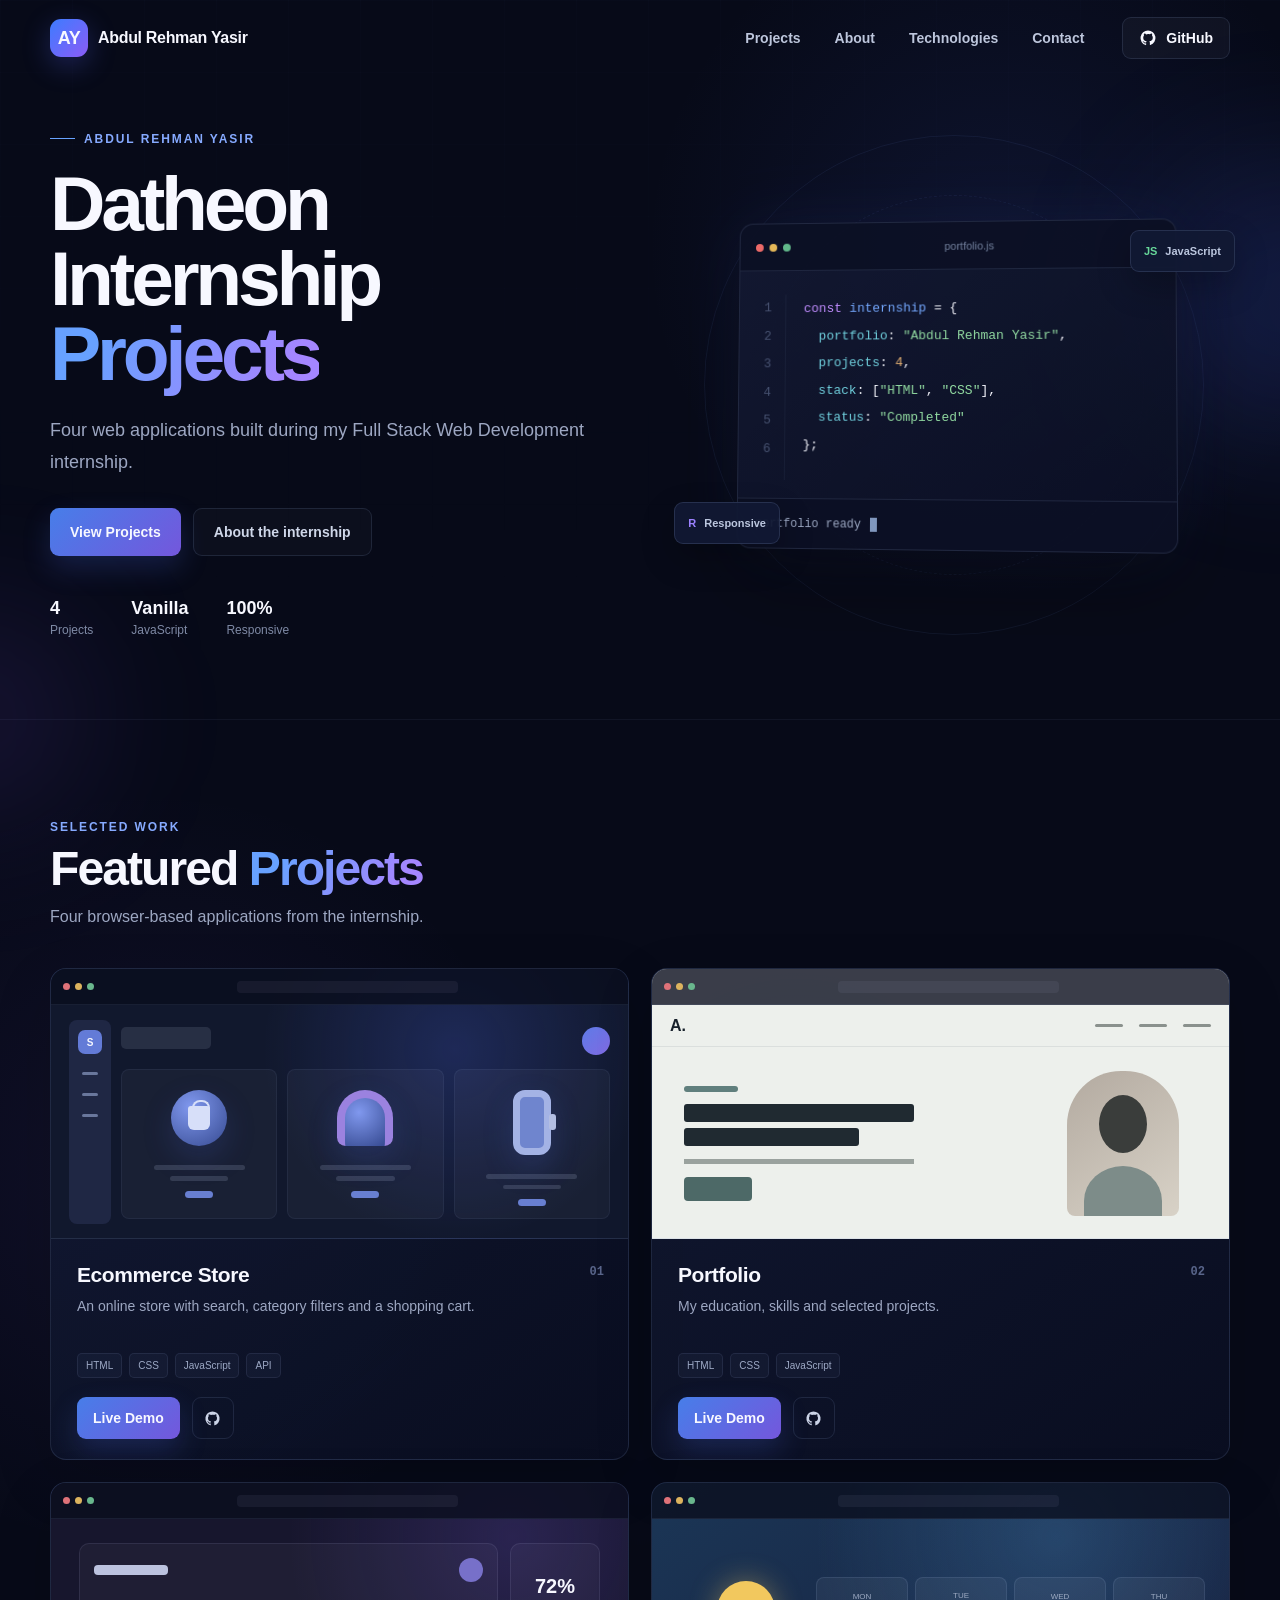
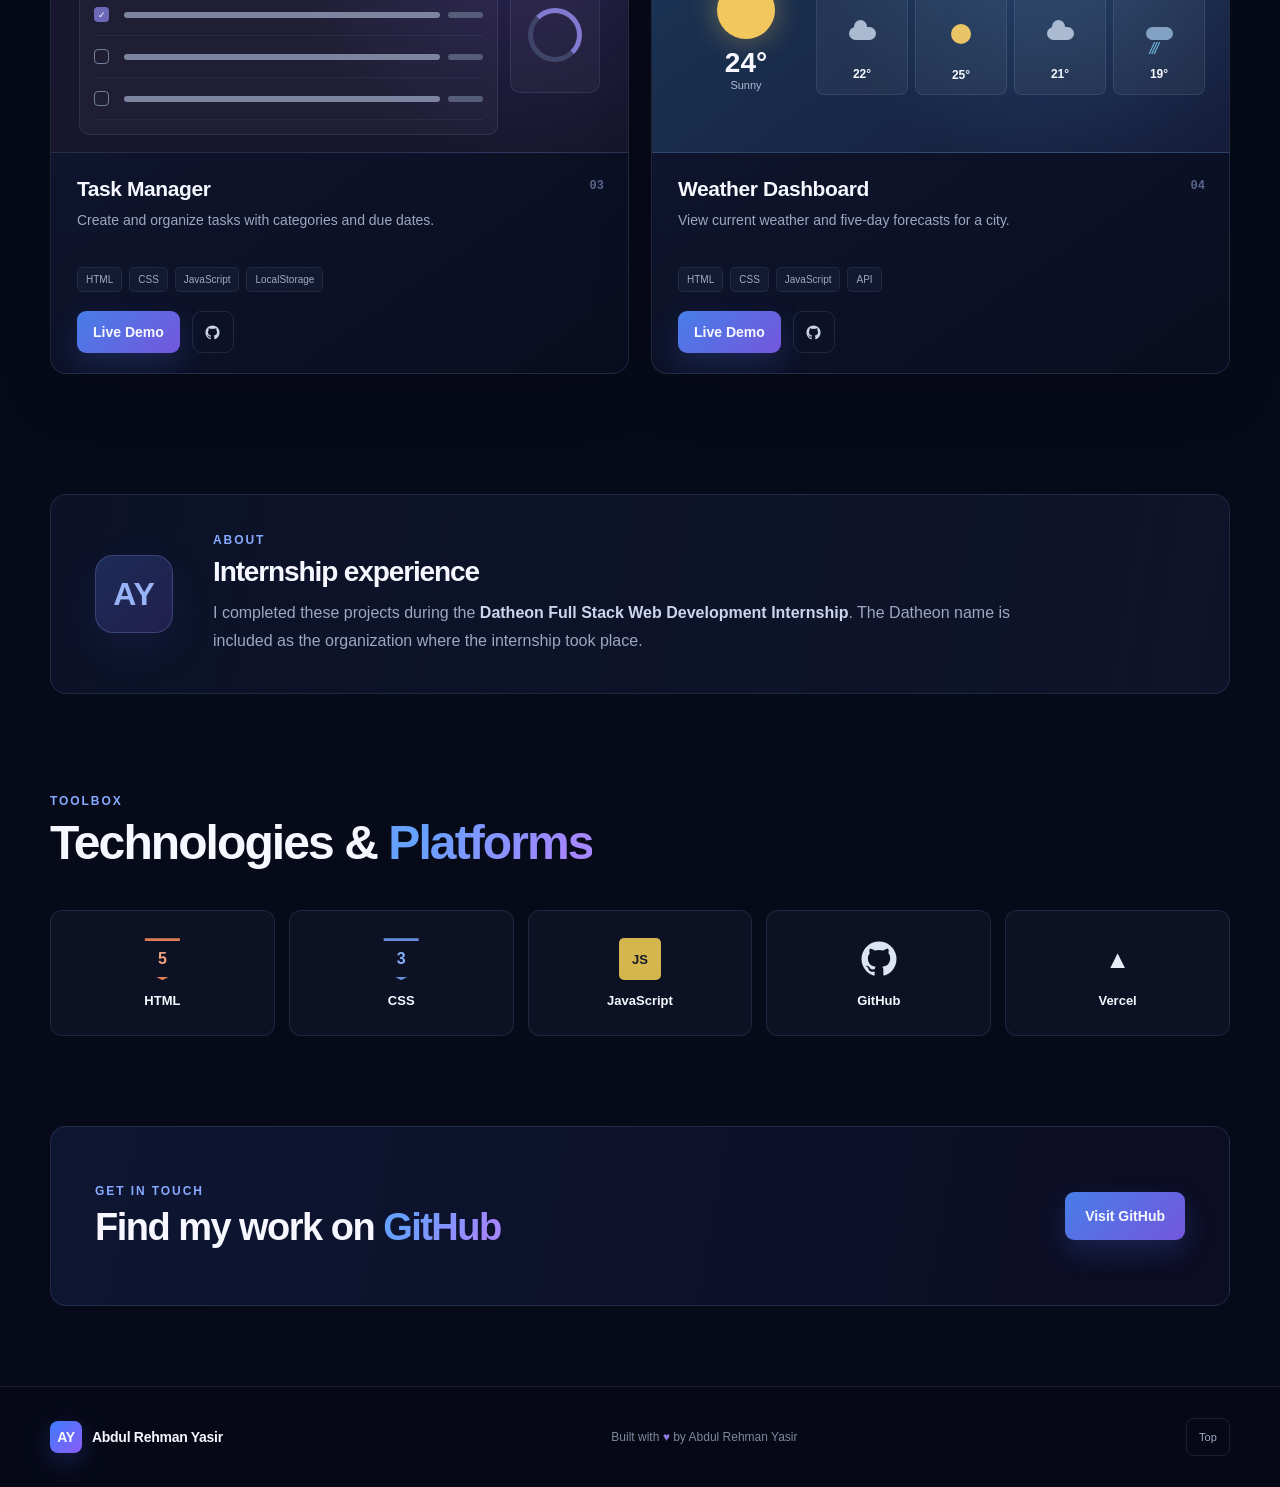
<file: index.html>
<!doctype html>
<html lang="en">
<head>
  <meta charset="UTF-8">
  <meta name="viewport" content="width=device-width, initial-scale=1">
  <meta name="theme-color" content="#090d1f">
  <meta name="description" content="Web development projects by Abdul Rehman Yasir.">
  <title>Abdul Rehman Yasir | Projects</title>
  <link rel="icon" type="image/svg+xml" href="favicon.svg">
  <link rel="stylesheet" href="style.css">
</head>
<body>
  <div class="background-grid" aria-hidden="true"></div>
  <div class="glow glow-one" aria-hidden="true"></div>
  <div class="glow glow-two" aria-hidden="true"></div>

  <header class="site-header">
    <div class="nav-shell">
      <a class="brand" href="#top" aria-label="Abdul Rehman Yasir home">
        <span class="brand-mark">AY</span>
        <span>Abdul Rehman Yasir</span>
      </a>

      <button class="menu-toggle" type="button" aria-expanded="false" aria-controls="main-nav" aria-label="Open navigation menu">
        <span></span><span></span><span></span>
      </button>

      <nav id="main-nav" class="main-nav" aria-label="Main navigation">
        <a href="#projects">Projects</a>
        <a href="#about">About</a>
        <a href="#technologies">Technologies</a>
        <a href="#contact">Contact</a>
      </nav>

      <a class="github-nav" href="https://github.com/AbdulRehmanYasir" target="_blank" rel="noopener noreferrer">
        <svg viewBox="0 0 24 24" aria-hidden="true"><path d="M12 2a10 10 0 0 0-3.16 19.49c.5.09.68-.22.68-.48v-1.87c-2.78.6-3.37-1.18-3.37-1.18-.45-1.16-1.11-1.47-1.11-1.47-.91-.62.07-.61.07-.61 1 .07 1.53 1.03 1.53 1.03.9 1.53 2.35 1.09 2.92.84.09-.65.35-1.09.64-1.34-2.22-.25-4.55-1.11-4.55-4.94 0-1.09.39-1.98 1.03-2.68-.1-.25-.45-1.27.1-2.64 0 0 .84-.27 2.75 1.02A9.6 9.6 0 0 1 12 6.82c.85 0 1.71.11 2.51.34 1.91-1.29 2.75-1.02 2.75-1.02.55 1.37.2 2.39.1 2.64.64.7 1.03 1.59 1.03 2.68 0 3.84-2.34 4.69-4.57 4.94.36.31.68.92.68 1.85V21c0 .27.18.58.69.48A10 10 0 0 0 12 2Z"/></svg>
        <span>GitHub</span>
      </a>
    </div>
  </header>

  <main>
    <section class="hero" id="top">
      <div class="hero-inner">
        <div class="hero-copy reveal">
          <p class="eyebrow"><span></span> Abdul Rehman Yasir</p>
          <h1>Datheon Internship <span>Projects</span></h1>
          <p class="hero-subtitle">Four web applications built during my Full Stack Web Development internship.</p>
          <div class="hero-actions">
            <a class="button button-primary" href="#projects">View Projects</a>
            <a class="button button-secondary" href="#about">About the internship</a>
          </div>
          <div class="hero-stats" aria-label="Project summary">
            <div><strong>4</strong><span>Projects</span></div>
            <div><strong>Vanilla</strong><span>JavaScript</span></div>
            <div><strong>100%</strong><span>Responsive</span></div>
          </div>
        </div>

        <div class="hero-visual reveal" aria-label="Developer code workspace illustration">
          <div class="orbit orbit-one"></div>
          <div class="orbit orbit-two"></div>
          <div class="code-window">
            <div class="window-bar">
              <div class="window-dots"><i></i><i></i><i></i></div>
              <span>portfolio.js</span>
              <b></b>
            </div>
            <div class="code-body">
              <div class="line-numbers" aria-hidden="true">1<br>2<br>3<br>4<br>5<br>6</div>
              <pre><code><span class="code-purple">const</span> <span class="code-blue">internship</span> = {
  <span class="code-cyan">portfolio</span>: <span class="code-green">"Abdul Rehman Yasir"</span>,
  <span class="code-cyan">projects</span>: <span class="code-orange">4</span>,
  <span class="code-cyan">stack</span>: [<span class="code-green">"HTML"</span>, <span class="code-green">"CSS"</span>],
  <span class="code-cyan">status</span>: <span class="code-green">"Completed"</span>
};</code></pre>
            </div>
            <div class="terminal">
              <span class="terminal-text">portfolio ready</span>
              <span class="terminal-cursor"></span>
            </div>
          </div>
          <div class="floating-card floating-top"><span>JS</span> JavaScript</div>
          <div class="floating-card floating-bottom"><span>R</span> Responsive</div>
        </div>
      </div>
    </section>

    <section class="projects-section" id="projects">
      <div class="section-heading reveal">
        <p class="section-kicker">Selected work</p>
        <h2>Featured <span>Projects</span></h2>
        <p>Four browser-based applications from the internship.</p>
      </div>

      <div class="project-grid">

        <article class="project-card reveal">
          <div class="project-preview preview-store">
            <div class="browser-chrome"><i></i><i></i><i></i><span></span></div>
            <div class="store-preview">
              <div class="preview-sidebar"><b>S</b><i></i><i></i><i></i></div>
              <div class="preview-content">
                <div class="preview-toolbar"><span></span><b></b></div>
                <div class="product-grid">
                  <div class="product-card"><div class="bag-icon"></div><i></i><i></i><em></em></div>
                  <div class="product-card"><div class="headphone-icon"></div><i></i><i></i><em></em></div>
                  <div class="product-card"><div class="watch-icon"></div><i></i><i></i><em></em></div>
                </div>
              </div>
            </div>
          </div>
          <div class="project-info">
            <div class="project-number">01</div>
            <h3>Ecommerce Store</h3>
            <p>An online store with search, category filters and a shopping cart.</p>
            <div class="tags"><span>HTML</span><span>CSS</span><span>JavaScript</span><span>API</span></div>
            <div class="project-actions">
              <a class="button button-primary demo-button" href="ecommerce-store/index.html" target="_blank" rel="noopener noreferrer">Live Demo</a>
              <a class="icon-button" href="https://github.com/AbdulRehmanYasir/Datheon_Full_Stack_Web_Development_Internship/tree/main/ecommerce-store" target="_blank" rel="noopener noreferrer" aria-label="View Ecommerce Store source on GitHub">
                <svg viewBox="0 0 24 24" aria-hidden="true"><path d="M12 2a10 10 0 0 0-3.16 19.49c.5.09.68-.22.68-.48v-1.87c-2.78.6-3.37-1.18-3.37-1.18-.45-1.16-1.11-1.47-1.11-1.47-.91-.62.07-.61.07-.61 1 .07 1.53 1.03 1.53 1.03.9 1.53 2.35 1.09 2.92.84.09-.65.35-1.09.64-1.34-2.22-.25-4.55-1.11-4.55-4.94 0-1.09.39-1.98 1.03-2.68-.1-.25-.45-1.27.1-2.64 0 0 .84-.27 2.75 1.02A9.6 9.6 0 0 1 12 6.82c.85 0 1.71.11 2.51.34 1.91-1.29 2.75-1.02 2.75-1.02.55 1.37.2 2.39.1 2.64.64.7 1.03 1.59 1.03 2.68 0 3.84-2.34 4.69-4.57 4.94.36.31.68.92.68 1.85V21c0 .27.18.58.69.48A10 10 0 0 0 12 2Z"/></svg>
              </a>
            </div>
          </div>
        </article>

        <article class="project-card reveal">
          <div class="project-preview preview-portfolio">
            <div class="browser-chrome"><i></i><i></i><i></i><span></span></div>
            <div class="portfolio-preview">
              <div class="portfolio-nav"><b>A.</b><span></span><span></span><span></span></div>
              <div class="portfolio-hero">
                <div><i></i><strong></strong><strong></strong><em></em><b></b></div>
                <div class="portrait"><span></span></div>
              </div>
            </div>
          </div>
          <div class="project-info">
            <div class="project-number">02</div>
            <h3>Portfolio</h3>
            <p>My education, skills and selected projects.</p>
            <div class="tags"><span>HTML</span><span>CSS</span><span>JavaScript</span></div>
            <div class="project-actions">
              <a class="button button-primary demo-button" href="portfolio/index.html" target="_blank" rel="noopener noreferrer">Live Demo</a>
              <a class="icon-button" href="https://github.com/AbdulRehmanYasir/Datheon_Full_Stack_Web_Development_Internship/tree/main/portfolio" target="_blank" rel="noopener noreferrer" aria-label="View Portfolio source on GitHub">
                <svg viewBox="0 0 24 24" aria-hidden="true"><path d="M12 2a10 10 0 0 0-3.16 19.49c.5.09.68-.22.68-.48v-1.87c-2.78.6-3.37-1.18-3.37-1.18-.45-1.16-1.11-1.47-1.11-1.47-.91-.62.07-.61.07-.61 1 .07 1.53 1.03 1.53 1.03.9 1.53 2.35 1.09 2.92.84.09-.65.35-1.09.64-1.34-2.22-.25-4.55-1.11-4.55-4.94 0-1.09.39-1.98 1.03-2.68-.1-.25-.45-1.27.1-2.64 0 0 .84-.27 2.75 1.02A9.6 9.6 0 0 1 12 6.82c.85 0 1.71.11 2.51.34 1.91-1.29 2.75-1.02 2.75-1.02.55 1.37.2 2.39.1 2.64.64.7 1.03 1.59 1.03 2.68 0 3.84-2.34 4.69-4.57 4.94.36.31.68.92.68 1.85V21c0 .27.18.58.69.48A10 10 0 0 0 12 2Z"/></svg>
              </a>
            </div>
          </div>
        </article>

        <article class="project-card reveal">
          <div class="project-preview preview-task">
            <div class="browser-chrome"><i></i><i></i><i></i><span></span></div>
            <div class="task-preview">
              <div class="task-panel">
                <div class="task-title"><b></b><i></i></div>
                <div class="task-item"><span class="checked">✓</span><b></b><i></i></div>
                <div class="task-item"><span></span><b></b><i></i></div>
                <div class="task-item"><span></span><b></b><i></i></div>
              </div>
              <div class="task-progress"><strong>72%</strong><span><i></i></span></div>
            </div>
          </div>
          <div class="project-info">
            <div class="project-number">03</div>
            <h3>Task Manager</h3>
            <p>Create and organize tasks with categories and due dates.</p>
            <div class="tags"><span>HTML</span><span>CSS</span><span>JavaScript</span><span>LocalStorage</span></div>
            <div class="project-actions">
              <a class="button button-primary demo-button" href="task-manager/index.html" target="_blank" rel="noopener noreferrer">Live Demo</a>
              <a class="icon-button" href="https://github.com/AbdulRehmanYasir/Datheon_Full_Stack_Web_Development_Internship/tree/main/task-manager" target="_blank" rel="noopener noreferrer" aria-label="View Task Manager source on GitHub">
                <svg viewBox="0 0 24 24" aria-hidden="true"><path d="M12 2a10 10 0 0 0-3.16 19.49c.5.09.68-.22.68-.48v-1.87c-2.78.6-3.37-1.18-3.37-1.18-.45-1.16-1.11-1.47-1.11-1.47-.91-.62.07-.61.07-.61 1 .07 1.53 1.03 1.53 1.03.9 1.53 2.35 1.09 2.92.84.09-.65.35-1.09.64-1.34-2.22-.25-4.55-1.11-4.55-4.94 0-1.09.39-1.98 1.03-2.68-.1-.25-.45-1.27.1-2.64 0 0 .84-.27 2.75 1.02A9.6 9.6 0 0 1 12 6.82c.85 0 1.71.11 2.51.34 1.91-1.29 2.75-1.02 2.75-1.02.55 1.37.2 2.39.1 2.64.64.7 1.03 1.59 1.03 2.68 0 3.84-2.34 4.69-4.57 4.94.36.31.68.92.68 1.85V21c0 .27.18.58.69.48A10 10 0 0 0 12 2Z"/></svg>
              </a>
            </div>
          </div>
        </article>

        <article class="project-card reveal">
          <div class="project-preview preview-weather">
            <div class="browser-chrome"><i></i><i></i><i></i><span></span></div>
            <div class="weather-preview">
              <div class="weather-main"><div class="sun-icon"></div><b>24°</b><span>Sunny</span></div>
              <div class="forecast-row">
                <div><span>MON</span><i class="cloud-mini"></i><b>22°</b></div>
                <div><span>TUE</span><i class="sun-mini"></i><b>25°</b></div>
                <div><span>WED</span><i class="cloud-mini"></i><b>21°</b></div>
                <div><span>THU</span><i class="rain-mini"></i><b>19°</b></div>
              </div>
            </div>
          </div>
          <div class="project-info">
            <div class="project-number">04</div>
            <h3>Weather Dashboard</h3>
            <p>View current weather and five-day forecasts for a city.</p>
            <div class="tags"><span>HTML</span><span>CSS</span><span>JavaScript</span><span>API</span></div>
            <div class="project-actions">
              <a class="button button-primary demo-button" href="weather-dashboard/index.html" target="_blank" rel="noopener noreferrer">Live Demo</a>
              <a class="icon-button" href="https://github.com/AbdulRehmanYasir/Datheon_Full_Stack_Web_Development_Internship/tree/main/weather-dashboard" target="_blank" rel="noopener noreferrer" aria-label="View Weather Dashboard source on GitHub">
                <svg viewBox="0 0 24 24" aria-hidden="true"><path d="M12 2a10 10 0 0 0-3.16 19.49c.5.09.68-.22.68-.48v-1.87c-2.78.6-3.37-1.18-3.37-1.18-.45-1.16-1.11-1.47-1.11-1.47-.91-.62.07-.61.07-.61 1 .07 1.53 1.03 1.53 1.03.9 1.53 2.35 1.09 2.92.84.09-.65.35-1.09.64-1.34-2.22-.25-4.55-1.11-4.55-4.94 0-1.09.39-1.98 1.03-2.68-.1-.25-.45-1.27.1-2.64 0 0 .84-.27 2.75 1.02A9.6 9.6 0 0 1 12 6.82c.85 0 1.71.11 2.51.34 1.91-1.29 2.75-1.02 2.75-1.02.55 1.37.2 2.39.1 2.64.64.7 1.03 1.59 1.03 2.68 0 3.84-2.34 4.69-4.57 4.94.36.31.68.92.68 1.85V21c0 .27.18.58.69.48A10 10 0 0 0 12 2Z"/></svg>
              </a>
            </div>
          </div>
        </article>

      </div>
    </section>

    <section class="about-section" id="about">
      <div class="about-card reveal">
        <div class="about-icon" aria-hidden="true">AY</div>
        <div>
          <p class="section-kicker">About</p>
          <h2>Internship experience</h2>
          <p>I completed these projects during the <strong>Datheon Full Stack Web Development Internship</strong>. The Datheon name is included as the organization where the internship took place.</p>
        </div>
      </div>
    </section>

    <section class="technologies-section" id="technologies">
      <div class="section-heading reveal">
        <p class="section-kicker">Toolbox</p>
        <h2>Technologies &amp; <span>Platforms</span></h2>
      </div>
      <div class="tech-grid reveal">
        <div class="tech-item"><span class="tech-icon html-icon">5</span><strong>HTML</strong></div>
        <div class="tech-item"><span class="tech-icon css-icon">3</span><strong>CSS</strong></div>
        <div class="tech-item"><span class="tech-icon js-icon">JS</span><strong>JavaScript</strong></div>
        <div class="tech-item"><span class="tech-icon github-icon">
          <svg viewBox="0 0 24 24" aria-hidden="true"><path d="M12 2a10 10 0 0 0-3.16 19.49c.5.09.68-.22.68-.48v-1.87c-2.78.6-3.37-1.18-3.37-1.18-.45-1.16-1.11-1.47-1.11-1.47-.91-.62.07-.61.07-.61 1 .07 1.53 1.03 1.53 1.03.9 1.53 2.35 1.09 2.92.84.09-.65.35-1.09.64-1.34-2.22-.25-4.55-1.11-4.55-4.94 0-1.09.39-1.98 1.03-2.68-.1-.25-.45-1.27.1-2.64 0 0 .84-.27 2.75 1.02A9.6 9.6 0 0 1 12 6.82c.85 0 1.71.11 2.51.34 1.91-1.29 2.75-1.02 2.75-1.02.55 1.37.2 2.39.1 2.64.64.7 1.03 1.59 1.03 2.68 0 3.84-2.34 4.69-4.57 4.94.36.31.68.92.68 1.85V21c0 .27.18.58.69.48A10 10 0 0 0 12 2Z"/></svg>
        </span><strong>GitHub</strong></div>
        <div class="tech-item"><span class="tech-icon vercel-icon">▲</span><strong>Vercel</strong></div>
      </div>
    </section>

    <section class="contact-section" id="contact">
      <div class="contact-card reveal">
        <div>
          <p class="section-kicker">Get in touch</p>
          <h2>Find my work on <span>GitHub</span></h2>
        </div>
        <a class="button button-primary" href="https://github.com/AbdulRehmanYasir" target="_blank" rel="noopener noreferrer">Visit GitHub</a>
      </div>
    </section>
  </main>

  <footer>
    <div class="footer-inner">
      <a class="brand" href="#top"><span class="brand-mark">AY</span><span>Abdul Rehman Yasir</span></a>
      <p>Built with <span aria-label="love">♥</span> by Abdul Rehman Yasir</p>
      <a class="back-to-top" href="#top" aria-label="Back to top">Top</a>
    </div>
  </footer>

  <script src="script.js"></script>
</body>
</html>
</file>
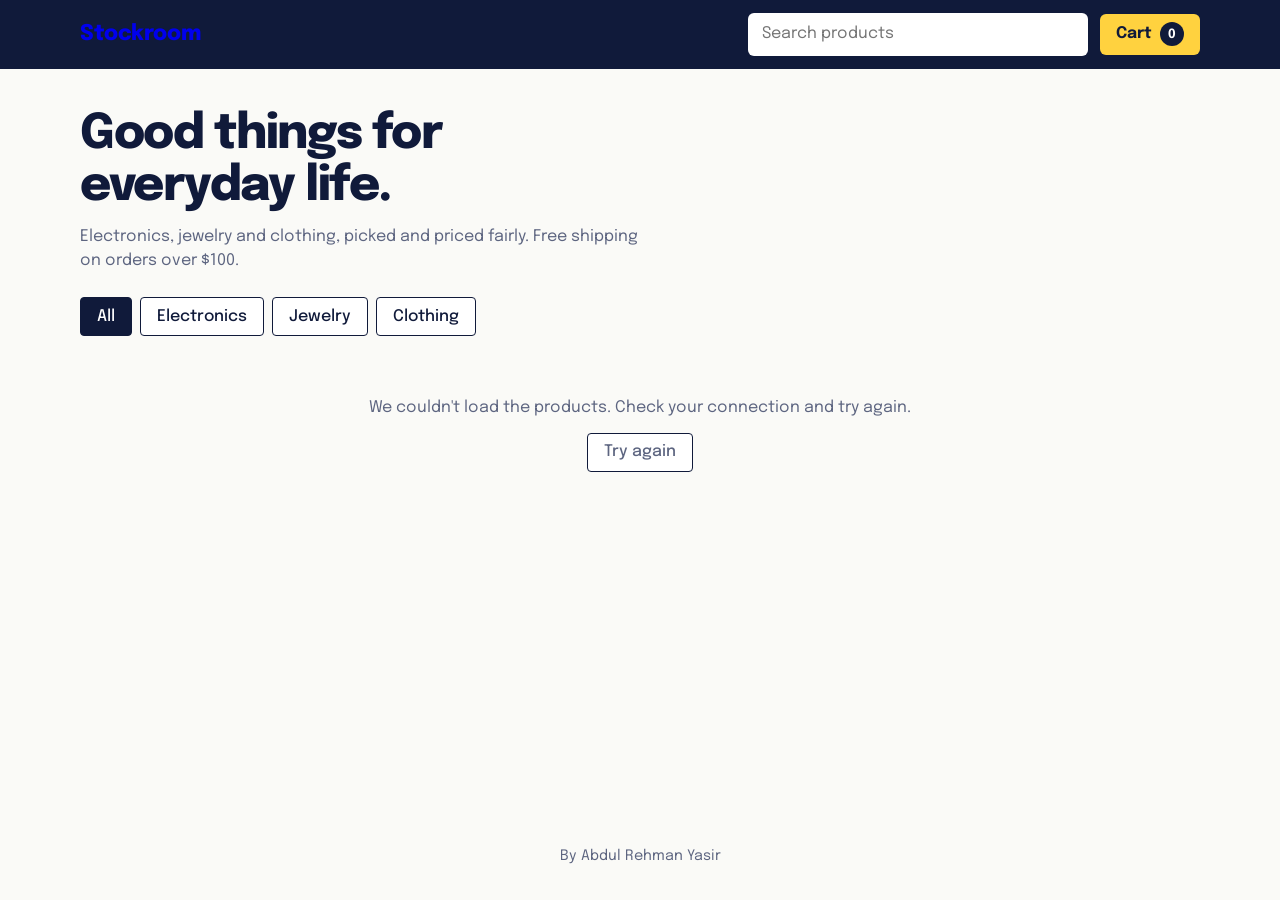
<file: ecommerce-store/index.html>
<!DOCTYPE html>
<html lang="en">
<head>
  <meta charset="UTF-8">
  <meta name="viewport" content="width=device-width, initial-scale=1">
  <title>Stockroom | Everyday goods</title>
  <meta name="description" content="Browse everyday goods with category filters, search, a persistent cart and demo checkout.">
  <meta name="theme-color" content="#101a3a">
  <meta property="og:title" content="Stockroom Storefront">
  <meta property="og:description" content="Browse everyday goods with category filters, search, a persistent cart and demo checkout.">
  <meta property="og:type" content="website">
  <link rel="icon" href="favicon.svg" type="image/svg+xml">
  <link rel="preconnect" href="https://fonts.googleapis.com">
  <link rel="preconnect" href="https://fonts.gstatic.com" crossorigin>
  <link href="https://fonts.googleapis.com/css2?family=Epilogue:wght@400;500;700;800&display=swap" rel="stylesheet">
  <link rel="stylesheet" href="style.css">
</head>
<body>
  <header class="top">
    <div class="wrap bar">
      <a class="brand" href="./">Stockroom</a>
      <input id="search" class="search" type="search" placeholder="Search products" aria-label="Search products">
      <button id="cart-btn" class="cart-btn" type="button" aria-label="Open cart">Cart <span id="cart-badge" class="badge-count">0</span></button>
    </div>
  </header>

  <main class="wrap">
    <section class="intro">
      <h1>Good things for everyday life.</h1>
      <p>Electronics, jewelry and clothing, picked and priced fairly. Free shipping on orders over $100.</p>
    </section>

    <div class="filters" role="group" aria-label="Filter by category">
      <button class="filter on" type="button" data-cat="all" aria-pressed="true">All</button>
      <button class="filter" type="button" data-cat="electronics" aria-pressed="false">Electronics</button>
      <button class="filter" type="button" data-cat="jewelry" aria-pressed="false">Jewelry</button>
      <button class="filter" type="button" data-cat="clothing" aria-pressed="false">Clothing</button>
      <span id="result-count" class="result-count" aria-live="polite"></span>
    </div>

    <div id="status" class="status" hidden></div>
    <div id="grid" class="grid" aria-busy="true"></div>
  </main>
  <footer class="site-footer">By Abdul Rehman Yasir</footer>

  <div id="overlay" class="overlay" hidden></div>
  <aside id="drawer" class="drawer" aria-label="Shopping cart" aria-hidden="true" tabindex="-1">
    <div class="drawer-head">
      <h2>Your cart</h2>
      <button id="close-cart" class="plain" aria-label="Close cart">Close</button>
    </div>
    <ul id="cart-items" class="cart-items"></ul>
    <p id="cart-empty" class="cart-empty">Your cart is empty. Add something you like.</p>
    <div id="cart-foot" class="cart-foot">
      <dl class="totals">
        <div><dt>Subtotal</dt><dd id="t-sub"></dd></div>
        <div><dt>Tax (8%)</dt><dd id="t-tax"></dd></div>
        <div><dt>Shipping</dt><dd id="t-ship"></dd></div>
        <div class="grand"><dt>Total</dt><dd id="t-total"></dd></div>
      </dl>
      <button id="checkout-btn" class="primary" type="button">Checkout</button>
    </div>
  </aside>

  <dialog id="checkout" aria-labelledby="co-title">
    <div id="co-form-view">
      <h2 id="co-title">Checkout</h2>
      <p class="muted">This is a demo store. No payment is taken.</p>
      <form id="co-form">
        <label>Full name<input name="name" required autocomplete="name"></label>
        <label>Email<input name="email" type="email" required autocomplete="email"></label>
        <label>Shipping address<textarea name="address" rows="2" required autocomplete="street-address"></textarea></label>
        <p class="co-total">Order total: <strong id="co-total"></strong></p>
        <div class="row">
          <button type="button" class="plain" id="co-cancel">Back to cart</button>
          <button type="submit" class="primary">Place order</button>
        </div>
      </form>
    </div>
    <div id="co-done-view" hidden>
      <h2>Thanks, your order is in.</h2>
      <p>Order <strong id="order-id"></strong> is confirmed. A receipt is on its way to <span id="order-email"></span>.</p>
      <button id="co-close" class="primary">Keep shopping</button>
    </div>
  </dialog>

  <script src="script.js"></script>
</body>
</html>
</file>
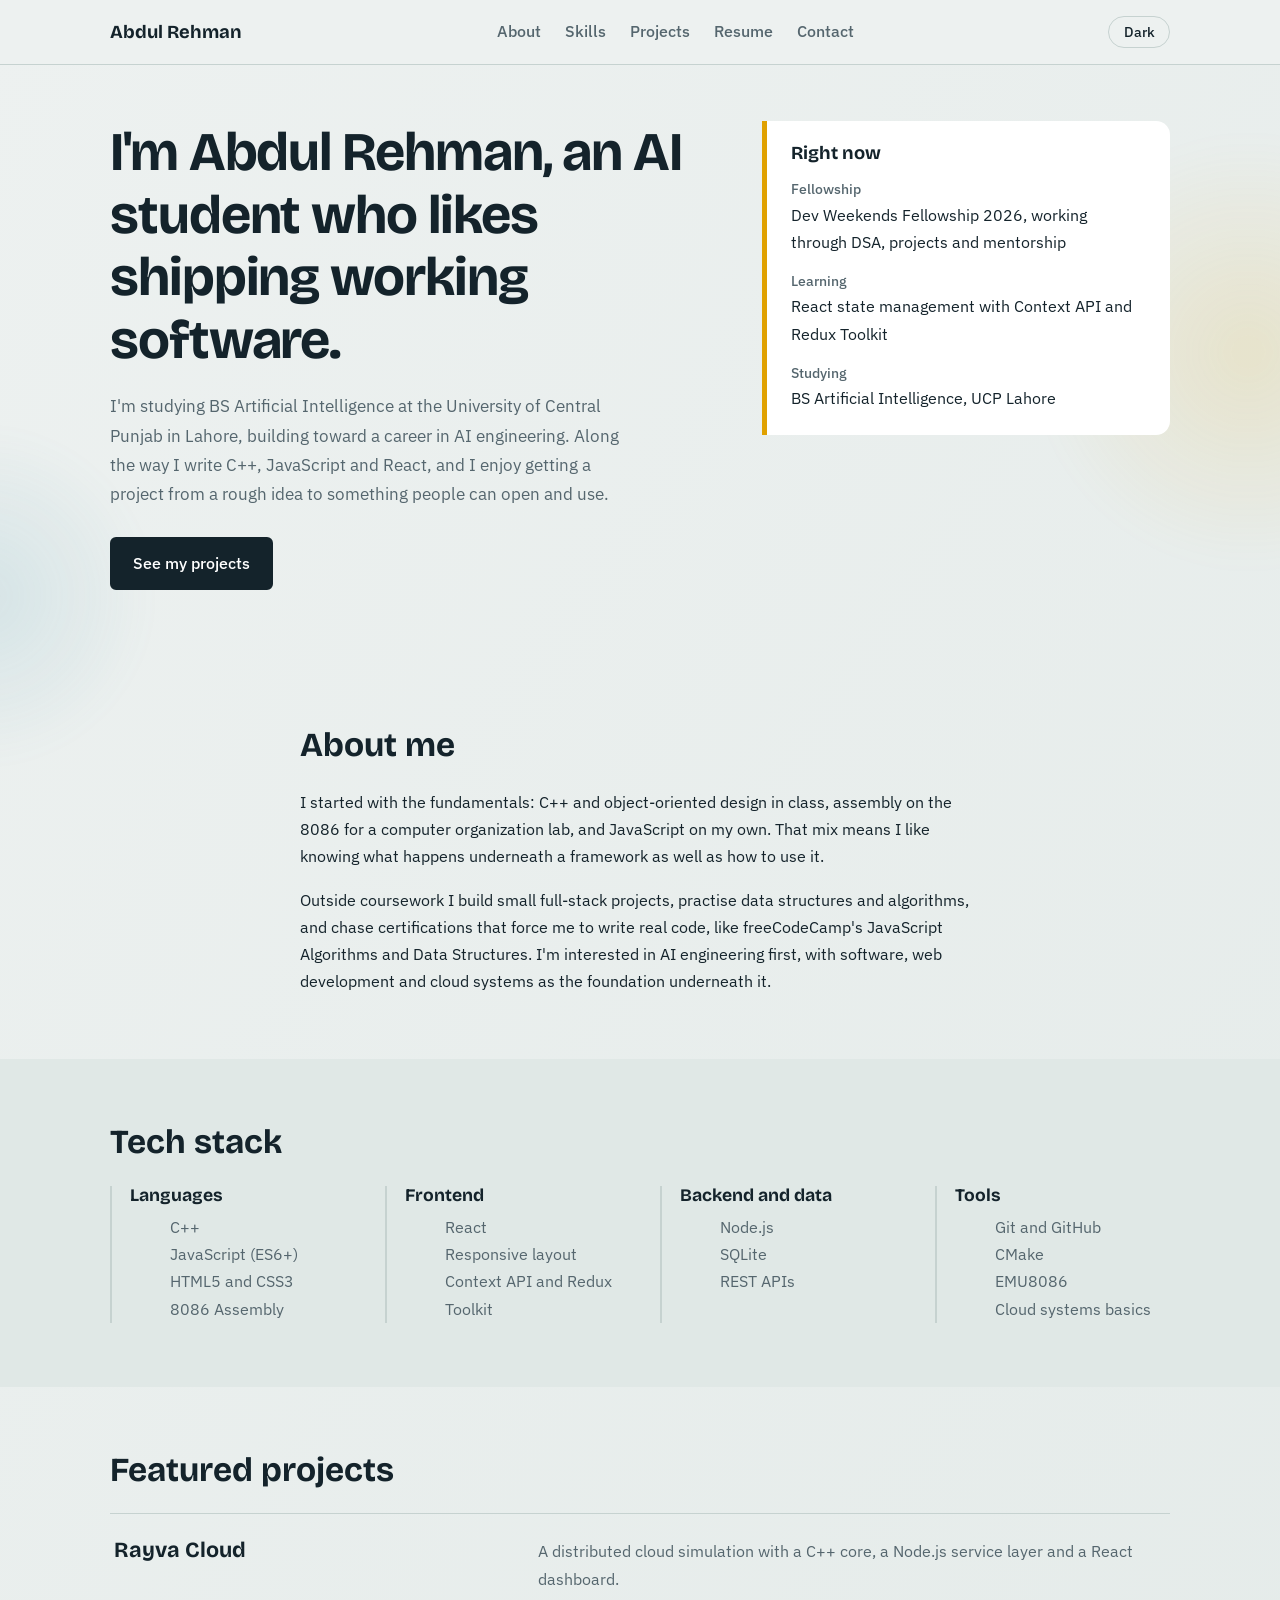
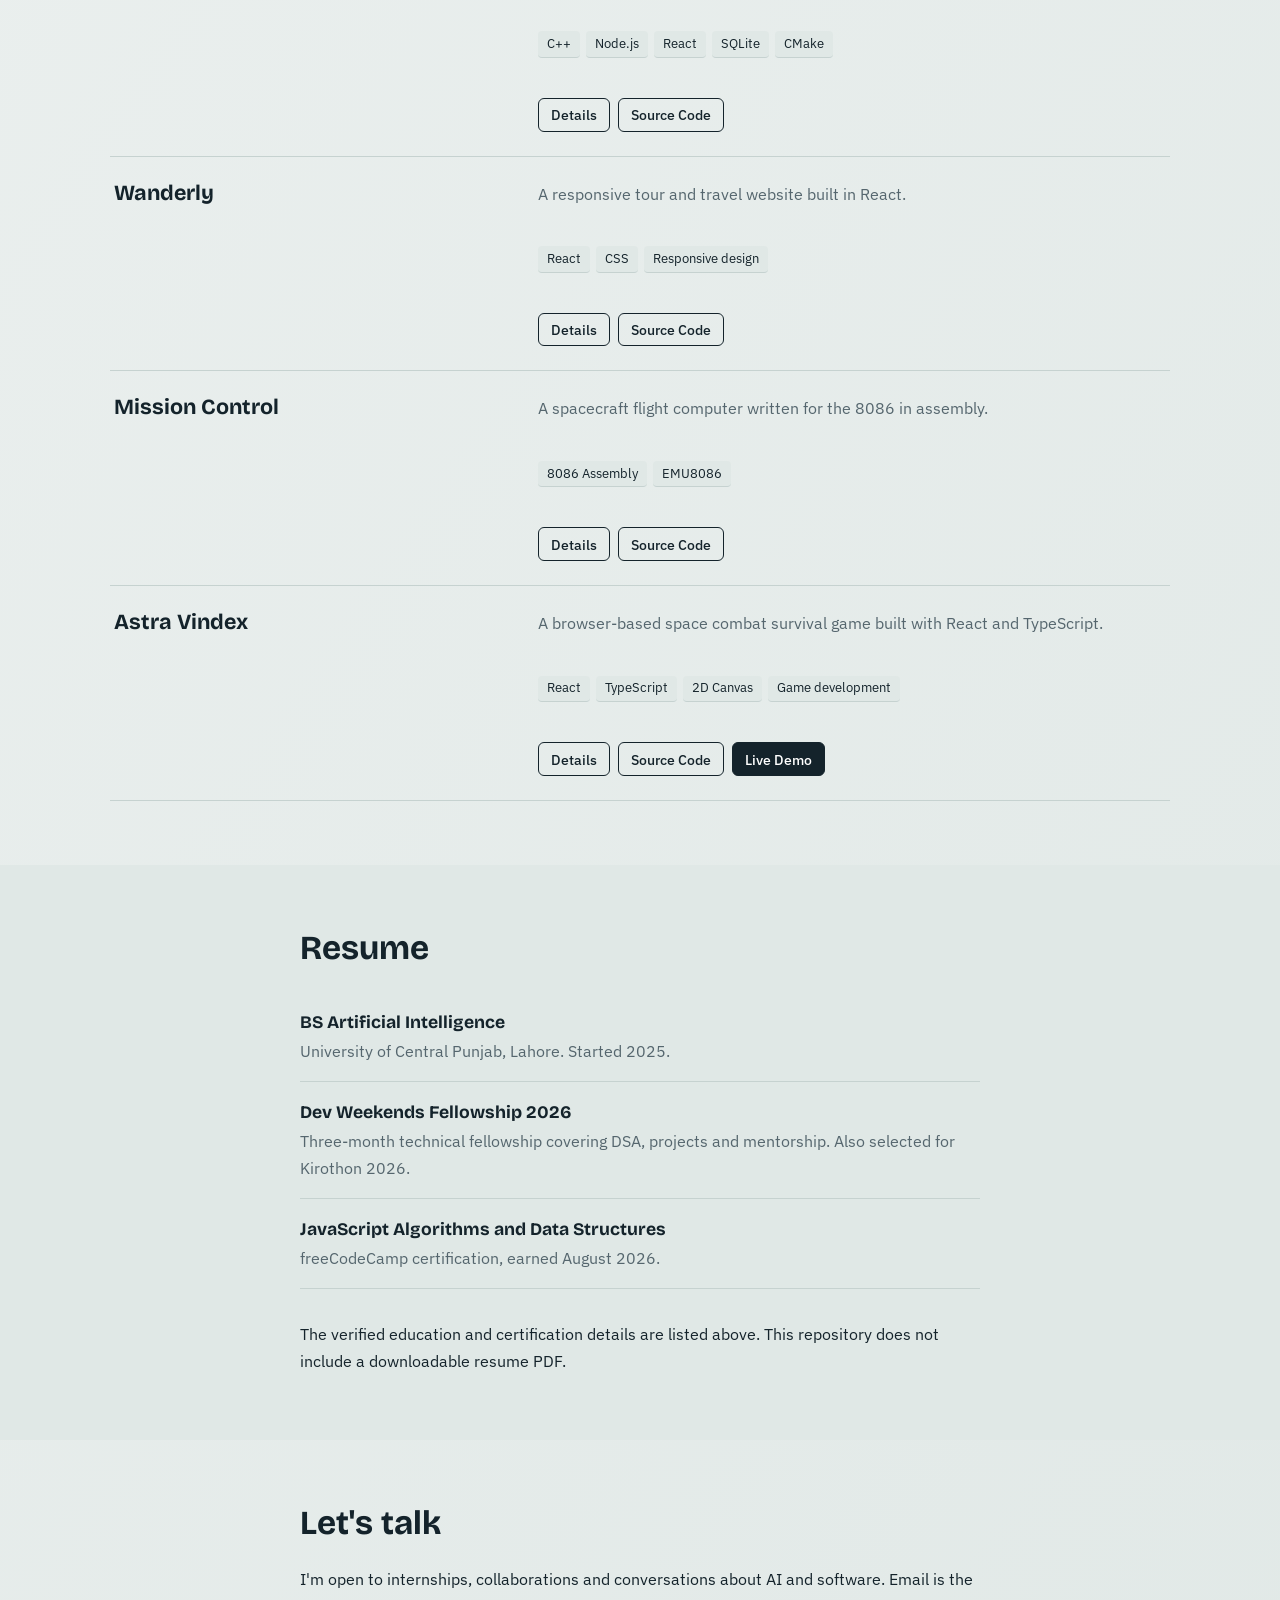
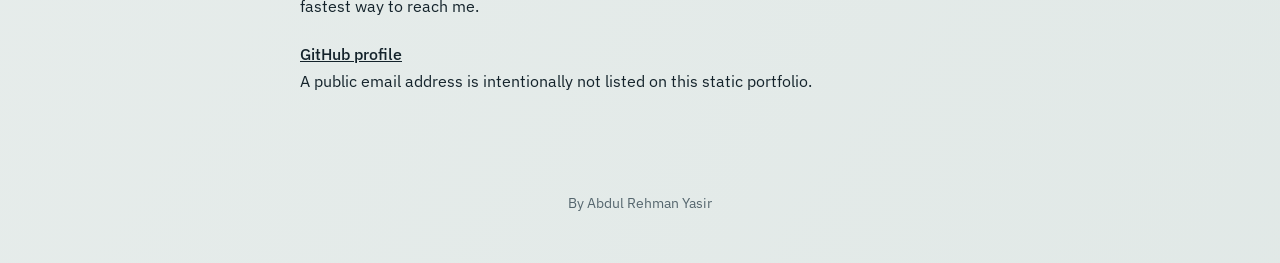
<file: portfolio/index.html>
<!DOCTYPE html>
<html lang="en">
<head>
  <meta charset="UTF-8">
  <meta name="viewport" content="width=device-width, initial-scale=1">
  <title>Abdul Rehman Yasir | AI Engineering Student</title>
  <meta name="description" content="Portfolio of Abdul Rehman Yasir, BS Artificial Intelligence student at UCP Lahore.">
  <meta name="theme-color" content="#edf1f0">
  <meta property="og:title" content="Abdul Rehman Yasir | AI Engineering Student">
  <meta property="og:description" content="Portfolio of Abdul Rehman Yasir, BS Artificial Intelligence student at UCP Lahore.">
  <meta property="og:type" content="website">
  <link rel="icon" href="favicon.svg" type="image/svg+xml">
  <link rel="preconnect" href="https://fonts.googleapis.com">
  <link rel="preconnect" href="https://fonts.gstatic.com" crossorigin>
  <link href="https://fonts.googleapis.com/css2?family=Bricolage+Grotesque:opsz,wght@12..96,500;12..96,700&family=IBM+Plex+Sans:wght@400;500&display=swap" rel="stylesheet">
  <link rel="stylesheet" href="style.css">
</head>
<body>
  <a class="skip" href="#main">Skip to content</a>

  <header class="site-header">
    <div class="wrap bar">
      <a class="logo" href="#top">Abdul Rehman</a>
      <nav id="nav" aria-label="Main">
        <a href="#about">About</a>
        <a href="#skills">Skills</a>
        <a href="#projects">Projects</a>
        <a href="#resume">Resume</a>
        <a href="#contact">Contact</a>
      </nav>
      <div class="tools">
        <button id="theme-toggle" class="pill" type="button" aria-label="Switch colour theme">Dark</button>
        <button id="menu-btn" class="menu-btn" type="button" aria-label="Open menu" aria-expanded="false" aria-controls="nav"><span></span><span></span><span></span></button>
      </div>
    </div>
  </header>

  <main id="main">
    <section class="hero" id="top">
      <div class="wrap hero-grid">
        <div>
          <h1>I'm Abdul Rehman, an AI student who likes shipping working software.</h1>
          <p class="lead">I'm studying BS Artificial Intelligence at the University of Central Punjab in Lahore, building toward a career in AI engineering. Along the way I write C++, JavaScript and React, and I enjoy getting a project from a rough idea to something people can open and use.</p>
          <div class="actions">
            <a class="btn" href="#projects">See my projects</a>
          </div>
        </div>
        <aside class="now" aria-label="What I'm up to">
          <h2>Right now</h2>
          <dl>
            <dt>Fellowship</dt><dd>Dev Weekends Fellowship 2026, working through DSA, projects and mentorship</dd>
            <dt>Learning</dt><dd>React state management with Context API and Redux Toolkit</dd>
            <dt>Studying</dt><dd>BS Artificial Intelligence, UCP Lahore</dd>
          </dl>
        </aside>
      </div>
    </section>

    <section id="about">
      <div class="wrap narrow">
        <h2>About me</h2>
        <p>I started with the fundamentals: C++ and object-oriented design in class, assembly on the 8086 for a computer organization lab, and JavaScript on my own. That mix means I like knowing what happens underneath a framework as well as how to use it.</p>
        <p>Outside coursework I build small full-stack projects, practise data structures and algorithms, and chase certifications that force me to write real code, like freeCodeCamp's JavaScript Algorithms and Data Structures. I'm interested in AI engineering first, with software, web development and cloud systems as the foundation underneath it.</p>
      </div>
    </section>

    <section id="skills" class="tint">
      <div class="wrap">
        <h2>Tech stack</h2>
        <div class="skills-grid" id="skills-grid"></div>
      </div>
    </section>

    <section id="projects">
      <div class="wrap">
        <h2>Featured projects</h2>
        <ul class="project-list" id="project-list"></ul>
      </div>
    </section>

    <section id="resume" class="tint">
      <div class="wrap narrow">
        <h2>Resume</h2>
        <ul class="timeline">
          <li><strong>BS Artificial Intelligence</strong><span>University of Central Punjab, Lahore. Started 2025.</span></li>
          <li><strong>Dev Weekends Fellowship 2026</strong><span>Three-month technical fellowship covering DSA, projects and mentorship. Also selected for Kirothon 2026.</span></li>
          <li><strong>JavaScript Algorithms and Data Structures</strong><span>freeCodeCamp certification, earned August 2026.</span></li>
        </ul>
        <p class="muted">The verified education and certification details are listed above. This repository does not include a downloadable resume PDF.</p>
      </div>
    </section>

    <section id="contact">
      <div class="wrap narrow">
        <h2>Let's talk</h2>
        <p>I'm open to internships, collaborations and conversations about AI and software. Email is the fastest way to reach me.</p>
        <ul class="links">
          <li><a href="https://github.com/AbdulRehmanYasir" target="_blank" rel="noopener noreferrer">GitHub profile</a></li>
        </ul>
        <p class="muted">A public email address is intentionally not listed on this static portfolio.</p>
      </div>
    </section>
  </main>

  <footer class="wrap foot">By Abdul Rehman Yasir</footer>

  <dialog id="project-modal" aria-labelledby="modal-title">
    <form method="dialog"><button class="close" aria-label="Close details">Close</button></form>
    <h3 id="modal-title"></h3>
    <p id="modal-desc"></p>
    <h4>What I learned</h4>
    <p id="modal-learned"></p>
    <ul class="tags" id="modal-tags"></ul>
    <a id="modal-link" class="btn" target="_blank" rel="noopener noreferrer">View source</a>
  </dialog>

  <script src="script.js"></script>
</body>
</html>
</file>
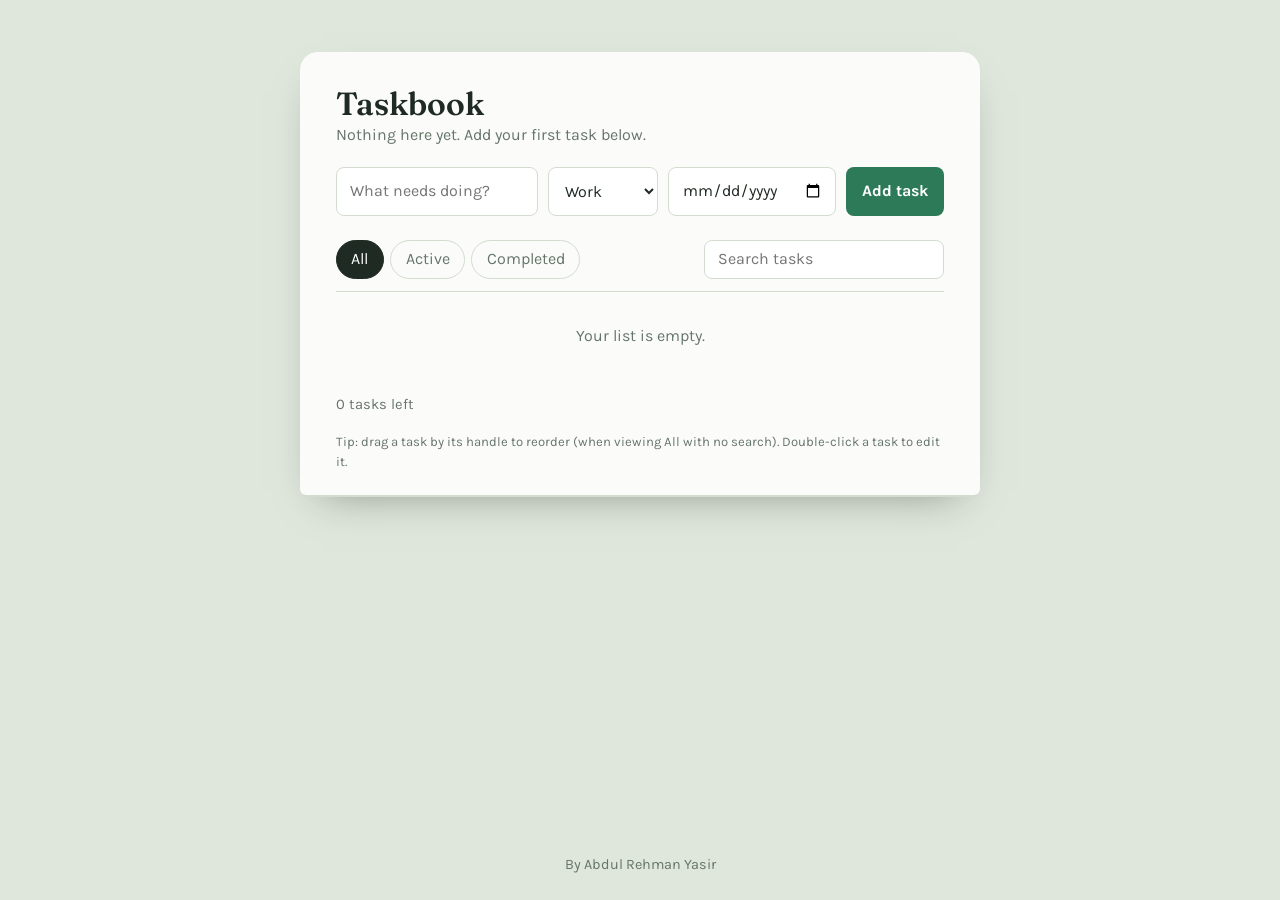
<file: task-manager/index.html>
<!DOCTYPE html>
<html lang="en">
<head>
  <meta charset="UTF-8">
  <meta name="viewport" content="width=device-width, initial-scale=1">
  <title>Taskbook | Simple task manager</title>
  <meta name="description" content="A focused task manager with categories, due dates, filters and local storage.">
  <meta name="theme-color" content="#dfe6dc">
  <meta property="og:title" content="Taskbook Task Manager">
  <meta property="og:description" content="A focused task manager with categories, due dates, filters and local storage.">
  <meta property="og:type" content="website">
  <link rel="icon" href="favicon.svg" type="image/svg+xml">
  <link rel="preconnect" href="https://fonts.googleapis.com">
  <link rel="preconnect" href="https://fonts.gstatic.com" crossorigin>
  <link href="https://fonts.googleapis.com/css2?family=Fraunces:opsz,wght@9..144,600&family=Karla:wght@400;500;700&display=swap" rel="stylesheet">
  <link rel="stylesheet" href="style.css">
</head>
<body>
  <main class="app">
    <header>
      <h1>Taskbook</h1>
      <p id="summary" aria-live="polite"></p>
    </header>

    <form id="task-form" autocomplete="off">
      <input id="task-input" type="text" placeholder="What needs doing?" maxlength="120" required aria-label="Task name">
      <select id="task-category" aria-label="Category">
        <option>Work</option>
        <option>Personal</option>
        <option>Study</option>
      </select>
      <input id="task-due" type="date" aria-label="Due date">
      <button class="add" type="submit">Add task</button>
    </form>

    <div class="toolbar">
      <div class="filters" role="group" aria-label="Filter by status">
        <button class="chip on" type="button" data-filter="all" aria-pressed="true">All</button>
        <button class="chip" type="button" data-filter="active" aria-pressed="false">Active</button>
        <button class="chip" type="button" data-filter="completed" aria-pressed="false">Completed</button>
      </div>
      <input id="search" type="search" placeholder="Search tasks" aria-label="Search tasks">
    </div>

    <ul id="task-list"></ul>
    <p id="empty" class="empty" hidden></p>

    <footer>
      <span id="count"></span>
      <button id="clear-done" class="link" type="button">Clear completed</button>
    </footer>
    <p class="hint">Tip: drag a task by its handle to reorder (when viewing All with no search). Double-click a task to edit it.</p>
  </main>
  <footer class="site-footer">By Abdul Rehman Yasir</footer>
  <script src="script.js"></script>
</body>
</html>
</file>
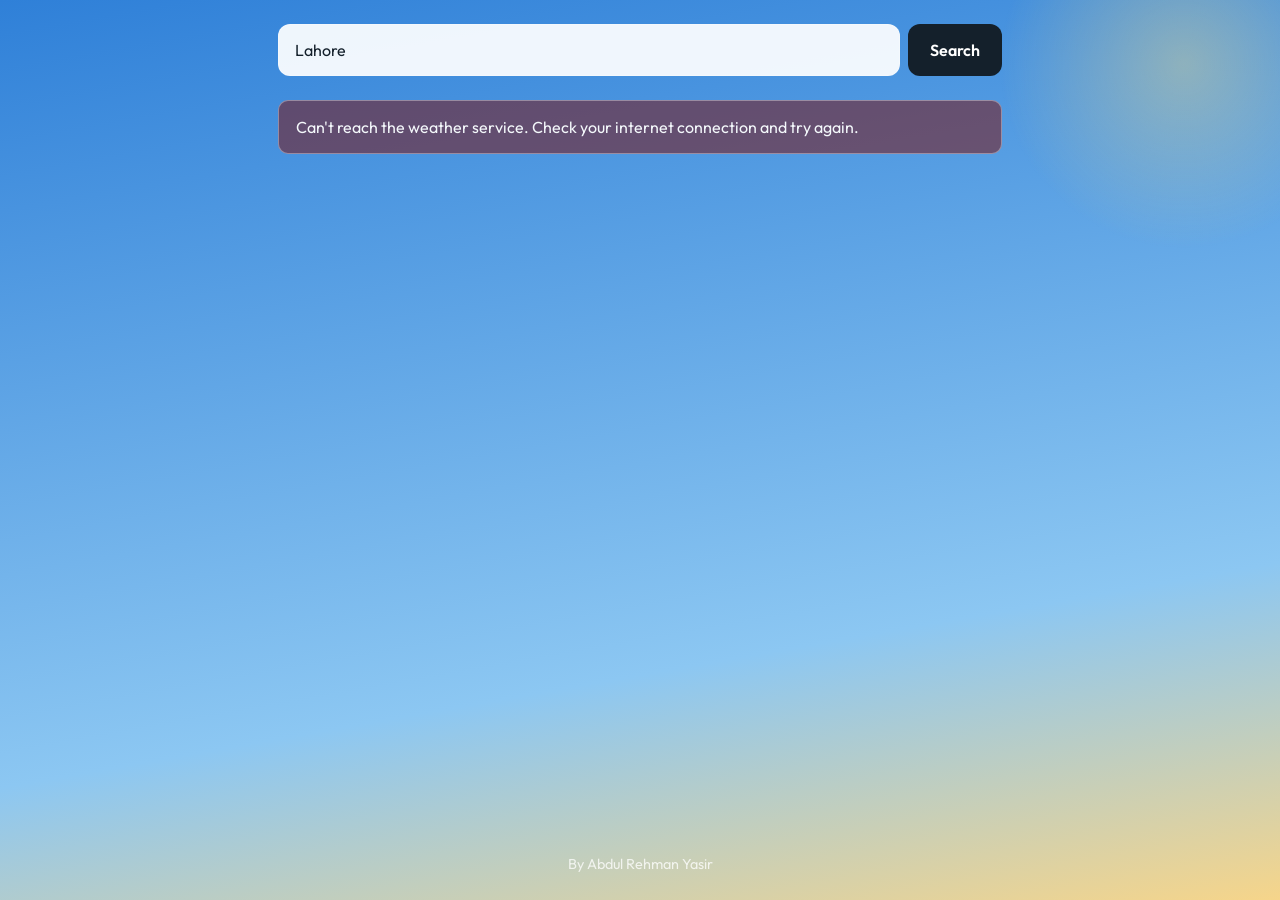
<file: weather-dashboard/index.html>
<!DOCTYPE html>
<html lang="en">
<head>
  <meta charset="UTF-8">
  <meta name="viewport" content="width=device-width, initial-scale=1">
  <title>Skyline | Weather for any city</title>
  <meta name="description" content="Search for current conditions and a five-day forecast for any city.">
  <meta name="theme-color" content="#2f80d8">
  <meta property="og:title" content="Skyline Weather Dashboard">
  <meta property="og:description" content="Search for current conditions and a five-day forecast for any city.">
  <meta property="og:type" content="website">
  <link rel="icon" href="favicon.svg" type="image/svg+xml">
  <link rel="preconnect" href="https://fonts.googleapis.com">
  <link rel="preconnect" href="https://fonts.gstatic.com" crossorigin>
  <link href="https://fonts.googleapis.com/css2?family=Outfit:wght@300;400;600&display=swap" rel="stylesheet">
  <link rel="stylesheet" href="style.css">
</head>
<body data-mood="clear-day">
  <div class="weather-effects" aria-hidden="true"></div>
  <main class="shell">
    <form id="search-form" role="search">
      <input id="city-input" type="search" placeholder="Search a city, e.g. Lahore" aria-label="City name" required>
      <button id="search-button" type="submit">Search</button>
    </form>

    <div id="loader" class="loader" hidden role="status"><span class="spinner"></span>Fetching the latest conditions</div>
    <p id="error" class="error" hidden role="alert"></p>

    <section id="weather" hidden>
      <div class="current">
        <div>
          <h1 id="city"></h1>
          <p id="local-time" class="sub"></p>
          <p class="temp"><span id="temp"></span><sup>&deg;C</sup></p>
          <p id="condition" class="cond"></p>
        </div>
        <div id="main-icon" class="icon-big" aria-hidden="true"></div>
      </div>

      <dl class="stats">
        <div><dt>Feels like</dt><dd id="feels"></dd></div>
        <div><dt>Humidity</dt><dd id="humidity"></dd></div>
        <div><dt>Wind</dt><dd id="wind"></dd></div>
        <div><dt>Pressure</dt><dd id="pressure"></dd></div>
      </dl>

      <h2>Next 5 days</h2>
      <ul id="forecast" class="forecast"></ul>
    </section>
  </main>
  <footer class="weather-footer">By Abdul Rehman Yasir</footer>
  <script src="script.js"></script>
</body>
</html>
</file>
<file: style.css>
:root {
  --navy-950: #070a18;
  --navy-900: #0a1025;
  --navy-800: #10172e;
  --text: #f7f8ff;
  --muted: #9da7c2;
  --blue: #3d7cff;
  --blue-bright: #68a3ff;
  --purple: #8b5cf6;
  --line: rgba(150, 173, 224, 0.14);
  --glass: rgba(16, 23, 46, 0.72);
  --max-width: 1180px;
}

* { box-sizing: border-box; }
html { scroll-behavior: smooth; scroll-padding-top: 88px; }
body {
  margin: 0;
  min-width: 320px;
  color: var(--text);
  background:
    radial-gradient(circle at 78% 8%, rgba(64, 91, 210, 0.12), transparent 22rem),
    radial-gradient(circle at 12% 38%, rgba(139, 92, 246, 0.08), transparent 24rem),
    var(--navy-950);
  font-family: Inter, "Segoe UI", Arial, sans-serif;
  overflow-x: hidden;
}
body.menu-open { overflow: hidden; }
a { color: inherit; text-decoration: none; }
button, a { -webkit-tap-highlight-color: transparent; }
button { font: inherit; }
svg { display: block; fill: currentColor; }

.background-grid {
  position: fixed;
  inset: 0;
  z-index: -3;
  opacity: 0.12;
  background-image:
    linear-gradient(rgba(129, 148, 201, 0.16) 1px, transparent 1px),
    linear-gradient(90deg, rgba(129, 148, 201, 0.16) 1px, transparent 1px);
  background-size: 72px 72px;
  mask-image: linear-gradient(to bottom, black, transparent 72%);
}
.glow { position: fixed; z-index: -2; border-radius: 50%; filter: blur(70px); pointer-events: none; }
.glow-one { width: 280px; height: 280px; top: 18%; right: -150px; background: rgba(79, 108, 255, 0.16); }
.glow-two { width: 220px; height: 220px; bottom: 8%; left: -130px; background: rgba(143, 83, 246, 0.12); }

.site-header {
  position: fixed;
  top: 0;
  z-index: 100;
  width: 100%;
  border-bottom: 1px solid transparent;
  transition: background 180ms ease, border-color 180ms ease, backdrop-filter 180ms ease;
}
.site-header.scrolled {
  background: rgba(7, 10, 24, 0.88);
  border-color: var(--line);
  backdrop-filter: blur(16px);
}
.nav-shell {
  width: min(calc(100% - 48px), var(--max-width));
  height: 76px;
  margin-inline: auto;
  display: flex;
  align-items: center;
  gap: 38px;
}
.brand { display: inline-flex; align-items: center; gap: 10px; font-weight: 800; letter-spacing: -0.02em; }
.brand-mark {
  width: 38px;
  height: 38px;
  display: grid;
  place-items: center;
  border-radius: 11px;
  background: linear-gradient(135deg, var(--blue), var(--purple));
  box-shadow: 0 8px 28px rgba(86, 105, 255, 0.28);
  font-size: 18px;
}
.main-nav { margin-left: auto; display: flex; align-items: center; gap: 34px; }
.main-nav a { position: relative; color: #bdc6dc; font-size: 14px; font-weight: 650; transition: color 180ms ease; }
.main-nav a::after {
  content: "";
  position: absolute;
  left: 0;
  right: 100%;
  bottom: -9px;
  height: 2px;
  background: linear-gradient(90deg, var(--blue), var(--purple));
  transition: right 180ms ease;
}
.main-nav a:hover, .main-nav a.active { color: white; }
.main-nav a.active::after { right: 0; }
.github-nav {
  height: 42px;
  display: inline-flex;
  align-items: center;
  gap: 9px;
  padding: 0 16px;
  border: 1px solid var(--line);
  border-radius: 9px;
  background: rgba(255, 255, 255, 0.035);
  font-size: 14px;
  font-weight: 700;
  transition: border-color 180ms ease, background 180ms ease, transform 180ms ease;
}
.github-nav svg { width: 18px; height: 18px; }
.github-nav:hover { transform: translateY(-2px); border-color: rgba(104, 163, 255, 0.55); background: rgba(61, 124, 255, 0.08); }
.menu-toggle { display: none; border: 0; background: transparent; }

.hero {
  min-height: 720px;
  display: grid;
  align-items: center;
  padding: 128px 24px 78px;
  border-bottom: 1px solid rgba(150, 173, 224, 0.07);
}
.hero-inner {
  width: min(100%, var(--max-width));
  margin-inline: auto;
  display: grid;
  grid-template-columns: 1.02fr 0.98fr;
  align-items: center;
  gap: 54px;
}
.eyebrow, .section-kicker {
  color: #86aaff;
  font-size: 12px;
  font-weight: 800;
  letter-spacing: 0.16em;
  text-transform: uppercase;
}
.eyebrow { display: flex; align-items: center; gap: 9px; margin: 0 0 20px; }
.eyebrow span { width: 25px; height: 1px; background: var(--blue-bright); }
.hero h1 {
  max-width: 650px;
  margin: 0;
  font-size: clamp(48px, 6vw, 78px);
  line-height: 0.98;
  letter-spacing: -0.055em;
}
.hero h1 span, .section-heading h2 span, .contact-card h2 span {
  background: linear-gradient(120deg, #67a1ff 20%, #a486ff 85%);
  background-clip: text;
  -webkit-background-clip: text;
  color: transparent;
}
.hero-subtitle {
  max-width: 600px;
  margin: 24px 0 30px;
  color: var(--muted);
  font-size: 18px;
  line-height: 1.75;
}
.hero-actions, .project-actions { display: flex; align-items: center; gap: 12px; }
.button {
  min-height: 48px;
  display: inline-flex;
  align-items: center;
  justify-content: center;
  gap: 10px;
  border-radius: 9px;
  padding: 0 20px;
  font-size: 14px;
  font-weight: 800;
  transition: transform 180ms ease, box-shadow 180ms ease, border-color 180ms ease;
}
.button-primary {
  background: linear-gradient(135deg, #477ee9, #7457dc);
  box-shadow: 0 12px 28px rgba(70, 99, 218, 0.23);
}
.button-primary:hover { transform: translateY(-3px); box-shadow: 0 16px 34px rgba(91, 104, 226, 0.34); }
.button-secondary { border: 1px solid var(--line); background: rgba(255, 255, 255, 0.025); color: #cfd7e9; }
.button-secondary:hover { border-color: rgba(104, 163, 255, 0.5); transform: translateY(-2px); }
.hero-stats { display: flex; gap: 38px; margin-top: 42px; }
.hero-stats div { display: grid; gap: 4px; }
.hero-stats strong { font-size: 18px; }
.hero-stats span { color: #7f8aa5; font-size: 12px; }

.hero-visual { position: relative; min-height: 430px; display: grid; place-items: center; }
.code-window {
  position: relative;
  z-index: 3;
  width: 440px;
  max-width: 88%;
  border: 1px solid rgba(155, 178, 226, 0.15);
  border-radius: 14px;
  background: rgba(11, 16, 36, 0.92);
  box-shadow: 0 32px 80px rgba(0, 0, 0, 0.38), 0 0 70px rgba(75, 97, 214, 0.12);
  overflow: hidden;
  transform: perspective(900px) rotateY(-4deg) rotateX(2deg);
  transition: transform 300ms ease;
}
.hero-visual:hover .code-window { transform: perspective(900px) rotateY(0) rotateX(0) translateY(-4px); }
.window-bar { height: 48px; display: grid; grid-template-columns: 70px 1fr 40px; align-items: center; border-bottom: 1px solid var(--line); color: #73809d; font-size: 11px; }
.window-dots { display: flex; gap: 6px; padding-left: 16px; }
.window-dots i { width: 8px; height: 8px; border-radius: 50%; background: #ed6a68; }
.window-dots i:nth-child(2) { background: #e5b858; }
.window-dots i:nth-child(3) { background: #61b88a; }
.window-bar span { justify-self: center; }
.window-bar b { font-weight: 400; letter-spacing: 2px; }
.code-body { display: grid; grid-template-columns: 48px 1fr; min-height: 230px; padding: 24px 16px 18px 0; background: linear-gradient(145deg, rgba(30, 38, 70, 0.35), transparent); }
.line-numbers { color: #465170; font: 13px/2.2 Consolas, monospace; text-align: right; padding-right: 14px; border-right: 1px solid rgba(134, 151, 190, 0.07); }
.code-body pre { margin: 0; overflow: hidden; padding: 1px 0 0 18px; }
.code-body code { font: 13px/2.12 Consolas, monospace; white-space: pre; }
.code-purple { color: #c08cff; } .code-blue { color: #74a8ff; } .code-cyan { color: #70d1df; } .code-green { color: #91daa1; } .code-orange { color: #e6b173; }
.terminal { height: 50px; display: flex; align-items: center; gap: 9px; border-top: 1px solid var(--line); padding: 0 18px; color: #9ba7c2; font: 12px Consolas, monospace; }
.terminal-prompt { color: #82d7a2; } .terminal-cursor { width: 7px; height: 14px; background: #8097be; animation: blink 1s step-end infinite; }
@keyframes blink { 50% { opacity: 0; } }
.orbit { position: absolute; border: 1px solid rgba(112, 142, 218, 0.09); border-radius: 50%; }
.orbit-one { width: 500px; height: 500px; } .orbit-two { width: 380px; height: 380px; border-style: dashed; animation: spin 35s linear infinite; }
@keyframes spin { to { transform: rotate(360deg); } }
.floating-card {
  position: absolute;
  z-index: 5;
  height: 42px;
  display: flex;
  align-items: center;
  gap: 8px;
  border: 1px solid rgba(155, 178, 226, 0.16);
  border-radius: 9px;
  background: rgba(18, 25, 52, 0.94);
  box-shadow: 0 14px 34px rgba(0, 0, 0, 0.24);
  padding: 0 13px;
  color: #bcc7df;
  font-size: 11px;
  font-weight: 750;
  animation: float 4s ease-in-out infinite;
}
.floating-card span { color: #67d89a; } .floating-top { top: 60px; right: -5px; } .floating-bottom { bottom: 56px; left: -4px; animation-delay: -2s; }
.floating-bottom span { color: #9c82ff; }
@keyframes float { 50% { transform: translateY(-8px); } }

.projects-section, .technologies-section { width: min(calc(100% - 48px), var(--max-width)); margin-inline: auto; padding: 100px 0; }
.section-heading { margin-bottom: 42px; }
.section-kicker { margin: 0 0 10px; }
.section-heading h2, .about-card h2, .contact-card h2 {
  margin: 0;
  font-size: clamp(34px, 4vw, 48px);
  letter-spacing: -0.04em;
  line-height: 1.05;
}
.section-heading > p:last-child { color: var(--muted); margin: 14px 0 0; }
.project-grid { display: grid; grid-template-columns: repeat(2, 1fr); gap: 22px; }
.project-card {
  border: 1px solid var(--line);
  border-radius: 16px;
  background: linear-gradient(145deg, rgba(19, 27, 54, 0.84), rgba(10, 15, 34, 0.82));
  overflow: hidden;
  box-shadow: 0 20px 60px rgba(0, 0, 0, 0.14);
  transition: transform 260ms ease, border-color 260ms ease, box-shadow 260ms ease;
}
.project-card:hover { transform: translateY(-7px); border-color: rgba(108, 141, 225, 0.32); box-shadow: 0 26px 70px rgba(0, 0, 0, 0.26), 0 0 35px rgba(73, 95, 196, 0.06); }
.project-preview { height: 270px; position: relative; border-bottom: 1px solid var(--line); overflow: hidden; }
.browser-chrome { height: 36px; display: flex; align-items: center; gap: 5px; padding: 0 12px; background: rgba(9, 13, 29, 0.78); border-bottom: 1px solid rgba(150, 173, 224, 0.1); }
.browser-chrome i { width: 7px; height: 7px; border-radius: 50%; background: #66718c; }
.browser-chrome i:first-child { background: #df7279; } .browser-chrome i:nth-child(2) { background: #dcb35e; } .browser-chrome i:nth-child(3) { background: #69b78d; }
.browser-chrome span { width: 40%; height: 12px; margin-left: 25%; border-radius: 4px; background: rgba(176, 188, 222, 0.07); }
.preview-store { background: radial-gradient(circle at 70% 30%, rgba(81, 110, 255, 0.2), transparent 12rem), #11182d; }
.store-preview { height: 234px; display: grid; grid-template-columns: 42px 1fr; gap: 10px; padding: 15px 18px; }
.preview-sidebar { border-radius: 8px; background: rgba(37, 45, 78, 0.74); display: flex; flex-direction: column; align-items: center; gap: 18px; padding-top: 10px; }
.preview-sidebar b { width: 24px; height: 24px; display: grid; place-items: center; border-radius: 7px; background: #637bd7; font-size: 10px; }
.preview-sidebar i { width: 16px; height: 3px; border-radius: 3px; background: #69779c; }
.preview-content { padding-top: 7px; }
.preview-toolbar { height: 28px; display: flex; justify-content: space-between; margin-bottom: 14px; }
.preview-toolbar span { width: 90px; height: 22px; border-radius: 5px; background: rgba(202, 211, 236, 0.12); }
.preview-toolbar b { width: 28px; height: 28px; border-radius: 50%; background: linear-gradient(135deg, #5e7be7, #806ae2); }
.product-grid { display: grid; grid-template-columns: repeat(3, 1fr); gap: 10px; }
.product-card { height: 150px; display: flex; flex-direction: column; align-items: center; border: 1px solid rgba(150, 173, 224, 0.08); border-radius: 8px; background: rgba(255, 255, 255, 0.035); padding: 12px; }
.bag-icon, .headphone-icon, .watch-icon { position: relative; width: 56px; height: 56px; margin: 8px 0 16px; border-radius: 50%; background: radial-gradient(circle at 35% 30%, #8098ee, #364a91); box-shadow: 0 12px 30px rgba(68, 92, 190, 0.22); }
.bag-icon::before { content: ""; position: absolute; left: 17px; top: 16px; width: 22px; height: 24px; border-radius: 3px 3px 6px 6px; background: #d7dff9; }
.bag-icon::after { content: ""; position: absolute; left: 21px; top: 10px; width: 14px; height: 10px; border: 2px solid #d7dff9; border-bottom: 0; border-radius: 8px 8px 0 0; }
.headphone-icon { border: 8px solid #9b82df; border-bottom: 0; border-radius: 50% 50% 15% 15%; }
.watch-icon { width: 38px; height: 65px; border-radius: 12px; background: #6f85ce; border: 7px solid #a4b3e5; }
.watch-icon::after { content: ""; position: absolute; right: -12px; top: 17px; width: 7px; height: 16px; border-radius: 3px; background: #b3bee2; }
.product-card i { width: 70%; height: 5px; margin: 3px 0; border-radius: 4px; background: rgba(193, 205, 235, 0.16); }
.product-card i:nth-of-type(2) { width: 45%; }
.product-card em { width: 28px; height: 7px; margin-top: 7px; border-radius: 4px; background: #687fd1; }

.preview-portfolio { background: radial-gradient(circle at 25% 70%, rgba(100, 122, 202, 0.14), transparent 12rem), #e8eae8; }
.portfolio-preview { height: 234px; color: #17202a; background: #edf0ec; }
.portfolio-nav { height: 42px; display: flex; align-items: center; gap: 16px; padding: 0 18px; border-bottom: 1px solid rgba(24, 32, 42, 0.08); }
.portfolio-nav b { margin-right: auto; } .portfolio-nav span { width: 28px; height: 3px; background: #8a918d; border-radius: 3px; }
.portfolio-hero { height: 192px; display: grid; grid-template-columns: 1fr 130px; align-items: center; padding: 14px 32px; }
.portfolio-hero > div:first-child { display: flex; flex-direction: column; align-items: flex-start; }
.portfolio-hero i { width: 54px; height: 6px; margin-bottom: 9px; background: #607f7d; border-radius: 5px; }
.portfolio-hero strong { width: 230px; height: 18px; margin: 3px 0; background: #202a31; border-radius: 3px; }
.portfolio-hero strong:nth-of-type(2) { width: 175px; }
.portfolio-hero em { width: 230px; height: 5px; margin-top: 10px; background: #9aa29e; }
.portfolio-hero > div:first-child b { width: 68px; height: 24px; margin-top: 13px; border-radius: 4px; background: #4d6967; }
.portrait { width: 112px; height: 145px; position: relative; border-radius: 54px 54px 8px 8px; background: linear-gradient(145deg, #b3aaa0, #d8d2c7); overflow: hidden; }
.portrait::before { content: ""; position: absolute; width: 48px; height: 58px; left: 32px; top: 24px; border-radius: 50%; background: #3a3d3b; }
.portrait span { position: absolute; width: 78px; height: 70px; left: 17px; bottom: -20px; border-radius: 50% 50% 10% 10%; background: #7d8c89; }

.preview-task { background: radial-gradient(circle at 80% 20%, rgba(109, 83, 204, 0.22), transparent 14rem), #17162d; }
.task-preview { height: 234px; display: grid; grid-template-columns: 1fr 90px; gap: 12px; padding: 24px 28px; }
.task-panel { border: 1px solid rgba(171, 168, 219, 0.12); border-radius: 10px; background: rgba(255, 255, 255, 0.035); padding: 14px; }
.task-title { display: flex; justify-content: space-between; align-items: center; height: 24px; margin-bottom: 12px; }
.task-title b { width: 74px; height: 10px; border-radius: 4px; background: #bcc3df; }
.task-title i { width: 24px; height: 24px; border-radius: 50%; background: #7770c9; }
.task-item { height: 42px; display: grid; grid-template-columns: 22px 1fr 35px; align-items: center; gap: 8px; border-bottom: 1px solid rgba(171, 168, 219, 0.08); }
.task-item span { width: 15px; height: 15px; border: 1px solid #737f9d; border-radius: 4px; }
.task-item .checked { display: grid; place-items: center; border: 0; background: #6d68b8; color: white; font-size: 9px; }
.task-item b { height: 6px; border-radius: 4px; background: #7d849f; } .task-item i { height: 6px; border-radius: 4px; background: #555d78; }
.task-progress { height: 150px; display: grid; place-items: center; align-content: center; gap: 10px; border: 1px solid rgba(171, 168, 219, 0.12); border-radius: 10px; background: rgba(255, 255, 255, 0.035); }
.task-progress strong { font-size: 20px; } .task-progress span { width: 54px; height: 54px; border: 5px solid #3e4569; border-top-color: #817ad1; border-right-color: #817ad1; border-radius: 50%; }

.preview-weather { background: radial-gradient(circle at 70% 20%, rgba(82, 159, 217, 0.24), transparent 15rem), linear-gradient(145deg, #1b3656, #151d3b); }
.weather-preview { height: 234px; display: grid; grid-template-columns: 140px 1fr; align-items: center; padding: 18px 24px; }
.weather-main { display: grid; justify-items: center; }
.sun-icon { width: 58px; height: 58px; border-radius: 50%; background: #f2c85e; box-shadow: 0 0 28px rgba(242, 200, 94, 0.4); margin-bottom: 8px; }
.weather-main b { font-size: 28px; } .weather-main span { color: #aebbd2; font-size: 11px; }
.forecast-row { display: grid; grid-template-columns: repeat(4, 1fr); gap: 7px; }
.forecast-row div { height: 118px; display: flex; flex-direction: column; align-items: center; justify-content: space-around; border: 1px solid rgba(174, 199, 232, 0.12); border-radius: 8px; background: rgba(255, 255, 255, 0.05); }
.forecast-row span { color: #9daac2; font-size: 8px; } .forecast-row b { font-size: 12px; }
.cloud-mini, .sun-mini, .rain-mini { width: 27px; height: 13px; position: relative; border-radius: 10px; background: #a9bad1; }
.cloud-mini::before { content: ""; position: absolute; width: 13px; height: 13px; left: 5px; top: -7px; border-radius: 50%; background: inherit; }
.sun-mini { width: 20px; height: 20px; border-radius: 50%; background: #e9c568; }
.rain-mini { background: #83a1c2; } .rain-mini::after { content: "///"; position: absolute; left: 4px; top: 13px; color: #70b3db; letter-spacing: -2px; }

.project-info { position: relative; min-height: 220px; padding: 24px 26px 18px; }
.project-number { position: absolute; right: 24px; top: 26px; color: #59658a; font: 700 12px Consolas, monospace; }
.project-info h3 { margin: 0 0 8px; font-size: 21px; letter-spacing: -0.02em; }
.project-info > p { min-height: 44px; margin: 0 0 14px; color: var(--muted); font-size: 14px; line-height: 1.6; }
.tags { display: flex; flex-wrap: wrap; gap: 7px; margin-bottom: 18px; }
.tags span { height: 25px; display: inline-flex; align-items: center; border: 1px solid rgba(148, 163, 207, 0.12); border-radius: 5px; background: rgba(141, 160, 211, 0.05); padding: 0 8px; color: #9da9c5; font-size: 10px; }
.project-actions { min-height: 44px; }
.demo-button { min-height: 42px; padding: 0 16px; }
.icon-button { width: 42px; height: 42px; display: grid; place-items: center; border: 1px solid var(--line); border-radius: 9px; color: #cbd3e7; transition: border-color 180ms ease, transform 180ms ease, background 180ms ease; }
.icon-button svg { width: 17px; height: 17px; }
.icon-button:hover { transform: translateY(-2px); border-color: rgba(104, 163, 255, 0.5); background: rgba(61, 124, 255, 0.08); }

.about-section { width: min(calc(100% - 48px), var(--max-width)); margin: 20px auto 0; }
.about-card {
  display: grid;
  grid-template-columns: 90px 1fr;
  align-items: center;
  gap: 28px;
  border: 1px solid var(--line);
  border-radius: 16px;
  background: linear-gradient(100deg, rgba(59, 92, 180, 0.1), rgba(18, 24, 48, 0.72));
  padding: 38px 44px;
}
.about-icon { width: 78px; height: 78px; display: grid; place-items: center; border: 1px solid rgba(143, 169, 235, 0.24); border-radius: 18px; background: linear-gradient(135deg, rgba(79, 126, 233, 0.25), rgba(139, 92, 246, 0.18)); color: #98b3f6; font-size: 32px; font-weight: 900; box-shadow: 0 16px 40px rgba(72, 94, 190, 0.12); }
.about-card h2 { font-size: 28px; }
.about-card > div:last-child > p:last-child { max-width: 820px; margin: 12px 0 0; color: var(--muted); line-height: 1.75; }
.about-card strong { color: #cbd5ed; }
.technologies-section { padding-bottom: 90px; }
.tech-grid { display: grid; grid-template-columns: repeat(5, 1fr); gap: 14px; }
.tech-item { height: 126px; display: flex; flex-direction: column; align-items: center; justify-content: center; gap: 13px; border: 1px solid var(--line); border-radius: 12px; background: rgba(15, 21, 43, 0.68); transition: transform 180ms ease, border-color 180ms ease, background 180ms ease; }
.tech-item:hover { transform: translateY(-5px); border-color: rgba(104, 163, 255, 0.36); background: rgba(20, 28, 58, 0.78); }
.tech-item strong { font-size: 13px; }
.tech-icon { width: 42px; height: 42px; display: grid; place-items: center; font-weight: 900; }
.html-icon { color: #f0a17f; border: 3px solid #df7d57; clip-path: polygon(8% 0, 92% 0, 84% 82%, 50% 100%, 16% 82%); }
.css-icon { color: #85aef3; border: 3px solid #668ddb; clip-path: polygon(8% 0, 92% 0, 84% 82%, 50% 100%, 16% 82%); }
.js-icon { border-radius: 5px; background: #d4b64d; color: #151827; font-size: 13px; }
.github-icon { color: #dce4f5; } .github-icon svg { width: 42px; height: 42px; }
.vercel-icon { font-size: 25px; color: #e9edf8; }

.contact-section { width: min(calc(100% - 48px), var(--max-width)); margin: 0 auto 80px; }
.contact-card { min-height: 180px; display: flex; align-items: center; justify-content: space-between; border: 1px solid rgba(127, 155, 222, 0.18); border-radius: 16px; background: linear-gradient(100deg, rgba(41, 68, 145, 0.22), rgba(31, 24, 70, 0.24)); padding: 38px 44px; }
.contact-card h2 { font-size: 38px; }

footer { border-top: 1px solid var(--line); background: rgba(6, 9, 21, 0.7); }
.footer-inner { width: min(calc(100% - 48px), var(--max-width)); height: 100px; margin-inline: auto; display: flex; align-items: center; justify-content: space-between; }
.footer-inner .brand { font-size: 14px; } .footer-inner .brand-mark { width: 32px; height: 32px; border-radius: 8px; font-size: 14px; }
.footer-inner p { color: #7e889f; font-size: 12px; } .footer-inner p span { color: #8d79df; }
.back-to-top { width: 44px; height: 38px; display: grid; place-items: center; border: 1px solid var(--line); border-radius: 8px; color: #9eabc5; font-size: 11px; transition: 180ms ease; }
.back-to-top:hover { border-color: rgba(104, 163, 255, 0.5); transform: translateY(-3px); }

.reveal { opacity: 0; transform: translateY(18px); transition: opacity 650ms ease, transform 650ms ease; }
.reveal.visible { opacity: 1; transform: translateY(0); }

@media (max-width: 980px) {
  .nav-shell { width: min(calc(100% - 36px), var(--max-width)); }
  .main-nav { gap: 20px; }
  .hero { min-height: auto; }
  .hero-inner { grid-template-columns: 1fr 0.82fr; gap: 20px; }
  .hero h1 { font-size: 56px; }
  .code-window { max-width: 100%; }
  .orbit-one { width: 420px; height: 420px; } .orbit-two { width: 330px; height: 330px; }
  .floating-top { right: -10px; } .floating-bottom { left: -10px; }
  .project-preview { height: 240px; }
  .store-preview, .portfolio-preview, .task-preview, .weather-preview { height: 204px; }
  .weather-preview { grid-template-columns: 120px 1fr; padding-inline: 14px; }
  .tech-grid { grid-template-columns: repeat(3, 1fr); }
}

@media (max-width: 760px) {
  html { scroll-padding-top: 70px; }
  .nav-shell { height: 68px; width: calc(100% - 32px); gap: 8px; }
  .nav-shell > .brand { font-size: 13px; }
  .brand-mark { width: 34px; height: 34px; }
  .github-nav { margin-left: auto; width: 38px; height: 38px; justify-content: center; padding: 0; }
  .github-nav span { display: none; }
  .menu-toggle { width: 38px; height: 38px; display: grid; align-content: center; gap: 5px; order: 3; cursor: pointer; }
  .menu-toggle span { width: 21px; height: 2px; margin-inline: auto; border-radius: 2px; background: #dbe3f5; transition: transform 180ms ease, opacity 180ms ease; }
  .menu-toggle.active span:first-child { transform: translateY(7px) rotate(45deg); }
  .menu-toggle.active span:nth-child(2) { opacity: 0; }
  .menu-toggle.active span:last-child { transform: translateY(-7px) rotate(-45deg); }
  .main-nav {
    position: fixed;
    top: 68px;
    left: 16px;
    right: 16px;
    display: grid;
    gap: 0;
    border: 1px solid var(--line);
    border-radius: 12px;
    background: rgba(9, 13, 29, 0.98);
    box-shadow: 0 24px 50px rgba(0, 0, 0, 0.35);
    padding: 8px;
    opacity: 0;
    visibility: hidden;
    transform: translateY(-8px);
    transition: 180ms ease;
  }
  .main-nav.open { opacity: 1; visibility: visible; transform: translateY(0); }
  .main-nav a { padding: 14px 12px; border-radius: 7px; }
  .main-nav a::after { display: none; }
  .main-nav a:hover { background: rgba(99, 133, 221, 0.08); }

  .hero { min-height: auto; padding: 110px 16px 64px; }
  .hero-inner { display: block; }
  .hero h1 { max-width: 520px; font-size: clamp(44px, 14vw, 62px); }
  .hero-subtitle { font-size: 16px; }
  .hero-visual { min-height: 390px; margin-top: 25px; }
  .code-window { max-width: 94%; }
  .orbit-one { width: 390px; height: 390px; } .orbit-two { width: 300px; height: 300px; }
  .floating-top { top: 40px; right: -2px; } .floating-bottom { bottom: 32px; left: 0; }

  .projects-section, .technologies-section { width: calc(100% - 32px); padding: 76px 0; }
  .project-grid { grid-template-columns: 1fr; }
  .project-preview { height: 270px; }
  .store-preview, .portfolio-preview, .task-preview, .weather-preview { height: 234px; }
  .about-section, .contact-section { width: calc(100% - 32px); }
  .about-card { grid-template-columns: 68px 1fr; gap: 18px; padding: 28px 22px; }
  .about-icon { width: 62px; height: 62px; }
  .tech-grid { grid-template-columns: repeat(2, 1fr); }
  .contact-card { align-items: flex-start; flex-direction: column; gap: 24px; padding: 32px 24px; }
  .contact-card h2 { font-size: 32px; }
  .footer-inner { width: calc(100% - 32px); }
}

@media (max-width: 470px) {
  .hero-actions { align-items: stretch; flex-direction: column; }
  .hero-actions .button { width: 100%; }
  .hero-stats { gap: 18px; justify-content: space-between; }
  .hero-stats strong { font-size: 15px; }
  .hero-visual { min-height: 330px; }
  .code-window { max-width: 100%; }
  .code-body { grid-template-columns: 38px 1fr; }
  .code-body pre { padding-left: 10px; }
  .code-body code { font-size: 11px; }
  .line-numbers { font-size: 11px; }
  .floating-card { height: 36px; font-size: 9px; }
  .orbit-one { width: 330px; height: 330px; } .orbit-two { width: 260px; height: 260px; }
  .project-preview { height: 230px; }
  .store-preview, .portfolio-preview, .task-preview, .weather-preview { height: 194px; }
  .store-preview { grid-template-columns: 34px 1fr; padding: 10px; }
  .product-card { height: 130px; }
  .bag-icon, .headphone-icon { width: 46px; height: 46px; }
  .watch-icon { width: 32px; height: 55px; }
  .portfolio-hero { grid-template-columns: 1fr 95px; padding-inline: 18px; }
  .portfolio-hero strong { width: 180px; } .portfolio-hero strong:nth-of-type(2) { width: 135px; } .portfolio-hero em { width: 160px; }
  .portrait { width: 82px; height: 120px; }
  .task-preview { grid-template-columns: 1fr 70px; padding: 14px; }
  .task-progress { height: 130px; }
  .weather-preview { grid-template-columns: 95px 1fr; padding: 10px; }
  .sun-icon { width: 46px; height: 46px; }
  .forecast-row { gap: 4px; } .forecast-row div { height: 105px; }
  .project-info { padding-inline: 20px; }
  .about-card { grid-template-columns: 1fr; }
  .about-icon { width: 54px; height: 54px; }
  .tech-grid { grid-template-columns: repeat(2, 1fr); }
  .footer-inner { height: 112px; }
  .footer-inner .brand { font-size: 11px; }
}

@media (prefers-reduced-motion: reduce) {
  html { scroll-behavior: auto; }
  *, *::before, *::after { animation-duration: 0.01ms !important; animation-iteration-count: 1 !important; transition-duration: 0.01ms !important; }
  .reveal { opacity: 1; transform: none; }
}
</file>
<file: ecommerce-store/style.css>
:root { --bg: #fafaf7; --ink: #101a3a; --muted: #5d6580; --line: #e1e3ea; --yellow: #ffd23f; --white: #fff; --red: #c8322b; }
* { box-sizing: border-box; margin: 0; }
html { scrollbar-width: none; }
html::-webkit-scrollbar { display: none; }
body { font: 400 1rem/1.5 "Epilogue", system-ui, sans-serif; background: var(--bg); color: var(--ink); min-height: 100vh; display: flex; flex-direction: column; }
:focus-visible { outline: 3px solid var(--ink); outline-offset: 2px; }
button { font: inherit; cursor: pointer; color: inherit; }
.wrap { width: min(1120px, 100% - 2rem); margin-inline: auto; }
.muted { color: var(--muted); }
.site-footer { margin-top: auto; padding: 1rem 1rem 2rem; text-align: center; color: var(--muted); font-size: .9rem; }

.top { background: var(--ink); color: #fff; position: sticky; top: 0; z-index: 10; }
.bar { display: flex; align-items: center; gap: .75rem; padding: .8rem 0; flex-wrap: wrap; }
.brand { font-weight: 800; font-size: 1.35rem; letter-spacing: -.02em; text-decoration: none; margin-right: auto; }
.search { order: 3; flex: 1 1 100%; padding: .6rem .9rem; border: 0; border-radius: 6px; font: inherit; }
.cart-btn { background: var(--yellow); color: var(--ink); border: 0; border-radius: 6px; padding: .55rem 1rem; font-weight: 700; display: flex; align-items: center; gap: .5rem; }
.badge-count { background: var(--ink); color: #fff; min-width: 1.5rem; height: 1.5rem; border-radius: 99px; display: grid; place-items: center; font-size: .8rem; padding: 0 .35rem; }
.badge-count.bump { animation: bump .3s; }
@keyframes bump { 50% { transform: scale(1.35); } }

.intro { padding: 2.5rem 0 1.5rem; max-width: 560px; }
.intro h1 { font-size: clamp(1.9rem, 6vw, 3rem); line-height: 1.08; letter-spacing: -.03em; font-weight: 800; }
.intro p { margin-top: .8rem; color: var(--muted); }

.filters { display: flex; flex-wrap: wrap; gap: .5rem; align-items: center; margin-bottom: 1.25rem; }
.filter { background: var(--white); border: 1.5px solid var(--ink); border-radius: 4px; padding: .4rem 1rem; font-weight: 500; }
.filter.on { background: var(--ink); color: #fff; }
.result-count { margin-left: auto; color: var(--muted); font-size: .9rem; }

.status { text-align: center; padding: 2.5rem 1rem; color: var(--muted); }
.status button { margin-top: .8rem; }
.grid { display: grid; grid-template-columns: repeat(auto-fill, minmax(210px, 1fr)); gap: 1.25rem; padding-bottom: 4rem; }
.card { background: var(--white); border: 1px solid var(--line); border-radius: 4px 14px 4px 4px; display: flex; flex-direction: column; position: relative; transition: transform .2s ease, box-shadow .2s ease; animation: card-enter .45s ease-out both; }
.card:hover { transform: translateY(-4px); box-shadow: 0 12px 24px rgba(16, 26, 58, .12); }
.card:nth-child(2) { animation-delay: .04s; } .card:nth-child(3) { animation-delay: .08s; } .card:nth-child(4) { animation-delay: .12s; } .card:nth-child(5) { animation-delay: .16s; }
.card .img { aspect-ratio: 1; padding: 1.4rem; display: grid; place-items: center; border-bottom: 1px solid var(--line); }
.card img { max-width: 100%; max-height: 100%; object-fit: contain; transition: transform .3s ease; }
.card:hover img { transform: scale(1.05); }
.tag { position: absolute; top: .6rem; left: .6rem; background: var(--yellow); font-size: .75rem; font-weight: 700; padding: .15rem .5rem; border-radius: 3px; }
.card-body { padding: .9rem 1rem 1rem; display: flex; flex-direction: column; gap: .35rem; flex: 1; }
.card h3 { font-size: .95rem; font-weight: 500; display: -webkit-box; -webkit-line-clamp: 2; -webkit-box-orient: vertical; overflow: hidden; min-height: 2.9em; }
.rating { font-size: .85rem; color: var(--muted); }
.stars { color: #e0a100; letter-spacing: 1px; }
.price { font-size: 1.25rem; font-weight: 800; margin-top: auto; }
.add { margin-top: .4rem; background: var(--ink); color: #fff; border: 0; border-radius: 4px; padding: .6rem; font-weight: 700; transition: background .15s; }
.add:hover { background: #1f2f66; }
.add.added { background: #1b7f4a; }
@keyframes card-enter { from { opacity: 0; transform: translateY(12px); } to { opacity: 1; transform: translateY(0); } }
.skeleton { height: 340px; border-radius: 4px; background: linear-gradient(90deg, #ececea 25%, #f5f5f2 50%, #ececea 75%) 0 0 / 200% 100%; animation: shimmer 1.2s infinite; }
@keyframes shimmer { to { background-position: -200% 0; } }

.overlay { position: fixed; inset: 0; background: rgba(16, 26, 58, .5); z-index: 20; }
.drawer { position: fixed; top: 0; right: 0; height: 100%; width: min(420px, 100%); background: var(--white); z-index: 30; display: flex; flex-direction: column; transform: translateX(100%); transition: transform .3s ease; box-shadow: -12px 0 40px rgba(0, 0, 0, .2); visibility: hidden; }
.drawer.open { transform: none; visibility: visible; }
.drawer-head { display: flex; justify-content: space-between; align-items: center; padding: 1rem 1.2rem; border-bottom: 1px solid var(--line); }
.plain { background: none; border: 0; text-decoration: underline; padding: .3rem; }
.cart-items { list-style: none; padding: 0 1.2rem; overflow-y: auto; flex: 1; }
.line { display: grid; grid-template-columns: 64px 1fr auto; gap: .8rem; padding: 1rem 0; border-bottom: 1px solid var(--line); }
.line img { width: 64px; height: 64px; object-fit: contain; }
.line h4 { font-size: .88rem; font-weight: 500; line-height: 1.3; }
.qty { display: inline-flex; align-items: center; border: 1.5px solid var(--ink); border-radius: 4px; margin-top: .4rem; }
.qty button { width: 28px; height: 28px; border: 0; background: none; font-size: 1.1rem; }
.qty span { min-width: 1.6rem; text-align: center; font-weight: 700; }
.line-side { text-align: right; display: flex; flex-direction: column; justify-content: space-between; align-items: flex-end; }
.remove { font-size: .8rem; color: var(--red); background: none; border: 0; text-decoration: underline; }
.cart-empty { padding: 2rem 1.2rem; color: var(--muted); }
.cart-foot { border-top: 1px solid var(--line); padding: 1rem 1.2rem 1.3rem; }
.totals div { display: flex; justify-content: space-between; padding: .15rem 0; color: var(--muted); }
.totals .grand { color: var(--ink); font-weight: 800; font-size: 1.15rem; padding-top: .5rem; margin-top: .4rem; border-top: 1px solid var(--line); }
.totals dd { margin: 0; }
.primary { background: var(--ink); color: #fff; border: 0; border-radius: 4px; padding: .8rem 1.2rem; font-weight: 700; width: 100%; margin-top: .9rem; }
.primary:disabled { opacity: .4; cursor: not-allowed; }

dialog { border: 0; border-radius: 6px 18px 6px 6px; padding: 1.8rem; width: min(460px, 92vw); color: var(--ink); }
dialog::backdrop { background: rgba(16, 26, 58, .6); }
dialog[open] { animation: dialog-enter .25s ease-out both; }
dialog[open] #co-done-view { animation: success-enter .35s ease-out both; }
#co-done-view h2::before { content: "✓"; display: inline-grid; place-items: center; width: 2rem; height: 2rem; margin-right: .5rem; border-radius: 50%; background: #1b7f4a; color: #fff; font-size: 1.2rem; animation: success-pop .45s ease-out both; }
dialog h2 { margin-bottom: .3rem; }
dialog label { display: block; font-weight: 500; font-size: .9rem; margin-top: .9rem; }
dialog input, dialog textarea { display: block; width: 100%; margin-top: .25rem; padding: .6rem .7rem; border: 1.5px solid var(--line); border-radius: 4px; font: inherit; }
.co-total { margin-top: 1.1rem; }
.row { display: flex; gap: 1rem; align-items: center; }
.row .primary { margin-top: .9rem; }

@media (min-width: 720px) { .search { order: 0; flex: 0 1 340px; } .bar { flex-wrap: nowrap; } .brand { margin-right: auto; } }
@keyframes dialog-enter { from { opacity: 0; transform: translateY(12px) scale(.98); } to { opacity: 1; transform: translateY(0) scale(1); } }
@keyframes success-enter { from { opacity: 0; transform: translateY(8px); } to { opacity: 1; transform: translateY(0); } }
@keyframes success-pop { from { transform: scale(0); } 70% { transform: scale(1.15); } to { transform: scale(1); } }
@media (prefers-reduced-motion: reduce) { * { transition: none !important; animation: none !important; } #co-done-view h2::before { animation: none !important; } }
</file>
<file: portfolio/style.css>
:root {
  --bg: #edf1f0;
  --surface: #ffffff;
  --tint: #e0e8e6;
  --ink: #14232b;
  --muted: #55666e;
  --line: #c6d2d0;
  --accent: #e0a100;
  --btn: #14232b;
  --btn-ink: #ffffff;
  --display: "Bricolage Grotesque", "Trebuchet MS", sans-serif;
  --body: "IBM Plex Sans", system-ui, sans-serif;
}
:root[data-theme="dark"] {
  --bg: #0f1a20;
  --surface: #17262e;
  --tint: #13212a;
  --ink: #e8eff0;
  --muted: #98aab0;
  --line: #2a3d46;
  --btn: #f0b429;
  --btn-ink: #14232b;
}
* { box-sizing: border-box; margin: 0; }
html { scroll-behavior: smooth; scroll-padding-top: 76px; }
html { scrollbar-width: none; }
html::-webkit-scrollbar { display: none; }
body { font: 400 1rem/1.7 var(--body); background: linear-gradient(125deg, var(--bg), var(--tint), var(--bg)); background-size: 220% 220%; color: var(--ink); transition: background .25s, color .25s; animation: gradient-drift 18s ease-in-out infinite; position: relative; overflow-x: hidden; }
body::before, body::after { content: ""; position: fixed; pointer-events: none; z-index: 0; border-radius: 50%; }
body::before { width: 28rem; height: 28rem; top: 8rem; right: -12rem; background: radial-gradient(circle, rgba(224, 161, 0, .14), transparent 68%); filter: blur(12px); animation: ambient-float 14s ease-in-out infinite; }
body::after { width: 22rem; height: 22rem; bottom: 8rem; left: -12rem; background: radial-gradient(circle, rgba(53, 142, 171, .12), transparent 68%); filter: blur(10px); animation: ambient-float 18s ease-in-out -5s infinite reverse; }
header, main, .foot { position: relative; z-index: 1; }
a { color: inherit; }
:focus-visible { outline: 3px solid var(--accent); outline-offset: 3px; }
.skip { position: absolute; left: -999px; }
.skip:focus { left: 1rem; top: 1rem; background: var(--surface); padding: .5rem 1rem; z-index: 50; }
.wrap { width: min(1060px, 100% - 2.5rem); margin-inline: auto; }
.narrow { max-width: 680px; }
section { padding: 4rem 0; }
.tint { background: var(--tint); }
h1, h2, h3, h4 { font-family: var(--display); line-height: 1.15; }
h1 { font-size: clamp(2rem, 6vw, 3.4rem); font-weight: 700; letter-spacing: -.02em; max-width: 18ch; }
h2 { font-size: clamp(1.6rem, 4vw, 2.1rem); margin-bottom: 1.5rem; }
p + p { margin-top: 1rem; }

.site-header { position: sticky; top: 0; z-index: 20; background: var(--bg); border-bottom: 1px solid var(--line); }
.bar { display: flex; align-items: center; justify-content: space-between; height: 64px; }
.logo { font: 700 1.15rem var(--display); text-decoration: none; }
nav { position: absolute; top: 64px; left: 0; right: 0; display: none; flex-direction: column; background: var(--bg); border-bottom: 1px solid var(--line); padding: .5rem 1.25rem 1rem; }
nav.open { display: flex; }
nav a { padding: .65rem 0; text-decoration: none; color: var(--muted); font-weight: 500; }
nav a:hover, nav a.active { color: var(--ink); }
.tools { display: flex; gap: .6rem; align-items: center; }
.pill { font: 500 .85rem var(--body); background: none; color: var(--ink); border: 1px solid var(--line); border-radius: 99px; padding: .35rem .9rem; cursor: pointer; }
.pill:hover { border-color: var(--ink); }
.menu-btn { width: 40px; height: 40px; background: none; border: 0; display: grid; place-content: center; gap: 5px; cursor: pointer; }
.menu-btn span { width: 22px; height: 2px; background: var(--ink); transition: transform .2s, opacity .2s; }
.menu-btn[aria-expanded="true"] span:nth-child(1) { transform: translateY(7px) rotate(45deg); }
.menu-btn[aria-expanded="true"] span:nth-child(2) { opacity: 0; }
.menu-btn[aria-expanded="true"] span:nth-child(3) { transform: translateY(-7px) rotate(-45deg); }

.hero { padding: 3.5rem 0 4.5rem; }
.hero-grid { display: grid; gap: 2.5rem; }
.hero-grid > * { animation: content-rise .7s both; }
.hero-grid > .now { animation-delay: .15s; }
.lead { margin-top: 1.25rem; max-width: 52ch; color: var(--muted); font-size: 1.08rem; }
.actions { display: flex; flex-wrap: wrap; gap: .75rem; margin-top: 1.75rem; }
.btn { display: inline-block; background: var(--btn); color: var(--btn-ink); padding: .7rem 1.3rem; border-radius: 6px; font-weight: 500; text-decoration: none; border: 2px solid var(--btn); cursor: pointer; font-family: var(--body); font-size: 1rem; }
.btn.ghost { background: none; color: var(--ink); border-color: var(--ink); }
.btn:hover { transform: translateY(-1px); }
.now { background: var(--surface); border-left: 5px solid var(--accent); padding: 1.4rem 1.5rem; border-radius: 0 14px 14px 0; align-self: start; }
.now h2 { font-size: 1.15rem; margin-bottom: .8rem; }
.now dt { font-weight: 500; font-size: .9rem; color: var(--muted); margin-top: .8rem; }
.now dd { margin: 0; }

.skills-grid { display: grid; gap: 1.75rem 2.5rem; }
.skill-group { border-left: 2px solid var(--line); padding-left: 1.1rem; }
.skill-group h3 { font-size: 1.1rem; margin-bottom: .5rem; }
.skill-group li { list-style: none; color: var(--muted); }

.project-list { padding: 0; list-style: none; border-top: 1px solid var(--line); }
.project-list li { border-bottom: 1px solid var(--line); animation: content-rise .6s both; }
.project-list li:nth-child(2) { animation-delay: .1s; }
.project-list li:nth-child(3) { animation-delay: .2s; }
.project-list li:nth-child(4) { animation-delay: .3s; }
.project-row { display: grid; gap: .5rem; text-align: left; padding: 1.5rem .25rem; transition: padding .2s, background .2s; }
.project-row:hover { background: var(--tint); padding-inline: 1rem; }
.project-row h3 { font-size: 1.35rem; }
.project-row p { color: var(--muted); max-width: 60ch; }
.tags { display: flex; flex-wrap: wrap; gap: .4rem; padding: 0; list-style: none; margin-top: .4rem; }
.tags li { font-size: .82rem; background: var(--tint); border-radius: 4px; padding: .1rem .55rem; }
.project-actions { display: flex; flex-wrap: wrap; gap: .5rem; margin-top: .5rem; }
.project-details, .project-link { display: inline-block; border: 1px solid var(--ink); border-radius: 6px; padding: .4rem .75rem; background: none; color: var(--ink); font: 500 .9rem var(--body); text-decoration: none; cursor: pointer; }
.project-details:hover, .project-link:hover { background: var(--ink); color: var(--bg); }
.project-link.primary-link { background: var(--btn); border-color: var(--btn); color: var(--btn-ink); }

.timeline { padding: 0; list-style: none; margin-bottom: 2rem; }
.timeline li { padding: 1rem 0; border-bottom: 1px solid var(--line); }
.timeline strong { display: block; font-family: var(--display); font-size: 1.1rem; }
.timeline span { color: var(--muted); }
.links { display: flex; flex-wrap: wrap; gap: .5rem 1.5rem; padding: 0; list-style: none; margin-top: 1.25rem; font-weight: 500; }
.foot { padding: 2rem 0 3rem; color: var(--muted); font-size: .9rem; text-align: center; }

dialog { border: 0; border-radius: 14px; padding: 2rem; width: min(560px, 92vw); background: var(--surface); color: var(--ink); }
dialog::backdrop { background: rgba(10, 20, 25, .6); }
dialog[open] { animation: pop .18s ease-out; }
@keyframes pop { from { opacity: 0; transform: translateY(8px); } }
@keyframes gradient-drift { 0%, 100% { background-position: 0% 50%; } 50% { background-position: 100% 50%; } }
@keyframes ambient-float { 0%, 100% { transform: translate3d(0, 0, 0) scale(1); } 50% { transform: translate3d(2rem, -1.5rem, 0) scale(1.08); } }
@keyframes content-rise { from { opacity: 0; transform: translateY(1rem); } to { opacity: 1; transform: translateY(0); } }
dialog h3 { font-size: 1.6rem; margin-bottom: .75rem; }
dialog h4 { margin-top: 1.1rem; font-size: 1rem; }
dialog .tags { margin: 1.1rem 0 1.4rem; }
.close { float: right; background: none; border: 1px solid var(--line); color: var(--ink); border-radius: 6px; padding: .25rem .7rem; cursor: pointer; font: inherit; }

@media (min-width: 760px) {
  nav { position: static; display: flex; flex-direction: row; gap: 1.5rem; border: 0; padding: 0; background: none; }
  nav a { padding: 0; }
  .menu-btn { display: none; }
  .hero-grid { grid-template-columns: 1.5fr 1fr; align-items: center; }
  .skills-grid { grid-template-columns: repeat(4, 1fr); }
  .project-row { grid-template-columns: 1fr 1.6fr; gap: 2rem; }
  .project-row .tags, .project-row .project-actions { grid-column: 2; }
}
@media (prefers-reduced-motion: reduce) { * { transition: none !important; animation: none !important; scroll-behavior: auto !important; } body::before, body::after { animation: none !important; } }
</file>
<file: task-manager/style.css>
:root {
  --bg: #dfe6dc;
  --paper: #fbfcf9;
  --ink: #1e2a22;
  --muted: #667569;
  --line: #d3dccf;
  --green: #2c7a58;
  --danger: #b4442f;
  --work: #3b6fb6;
  --personal: #c0782a;
  --study: #7a56a8;
}
* { box-sizing: border-box; margin: 0; }
html { scrollbar-width: none; }
html::-webkit-scrollbar { display: none; }
body { font: 400 1rem/1.5 "Karla", system-ui, sans-serif; background: var(--bg); color: var(--ink); min-height: 100vh; padding: 1.25rem; display: flex; flex-direction: column; }
:focus-visible { outline: 3px solid var(--green); outline-offset: 2px; }
.app { max-width: 680px; margin: 2rem auto; background: var(--paper); border-radius: 18px 18px 6px 6px; padding: 1.5rem 1.25rem 1.25rem; box-shadow: 0 2px 0 var(--line), 0 18px 40px -22px rgba(30, 42, 34, .5); }
.site-footer { margin: auto auto 0; padding: 2rem 0 .25rem; color: var(--muted); text-align: center; font-size: .9rem; }
h1 { font: 600 2rem "Fraunces", Georgia, serif; }
header { margin-bottom: 1.25rem; }
#summary { color: var(--muted); }

#task-form { display: grid; gap: .6rem; grid-template-columns: 1fr 1fr; }
#task-input { grid-column: 1 / -1; }
input, select, button { font: inherit; }
input[type="text"], input[type="date"], input[type="search"], select { padding: .65rem .8rem; border: 1.5px solid var(--line); border-radius: 8px; background: #fff; color: var(--ink); min-width: 0; }
input:focus, select:focus { border-color: var(--green); outline: none; }
.add { grid-column: 1 / -1; background: var(--green); color: #fff; border: 0; border-radius: 8px; padding: .7rem 1rem; font-weight: 700; cursor: pointer; }
.add:hover { background: #236548; }

.toolbar { display: flex; flex-wrap: wrap; gap: .75rem; justify-content: space-between; margin: 1.5rem 0 .75rem; }
.filters { display: flex; gap: .4rem; }
.chip { background: none; border: 1.5px solid var(--line); border-radius: 99px; padding: .3rem .9rem; cursor: pointer; color: var(--muted); }
.chip.on { background: var(--ink); border-color: var(--ink); color: #fff; }
#search { flex: 1 1 160px; max-width: 240px; padding: .4rem .8rem; }

#task-list { list-style: none; padding: 0; border-top: 1.5px solid var(--line); }
.task { display: grid; grid-template-columns: auto auto 1fr auto; align-items: center; gap: .7rem; padding: .8rem .2rem; border-bottom: 1px solid var(--line); background: var(--paper); transition: opacity .25s, transform .25s, background .2s; }
.task.entering { animation: task-enter .35s ease-out both; }
.task.removing { opacity: 0; transform: translateX(28px); }
.task.dragging { opacity: .4; }
.task.over { background: #eef4ec; }
.handle { cursor: grab; color: #a3b0a5; letter-spacing: -2px; user-select: none; padding: 0 .2rem; }

.check { appearance: none; width: 22px; height: 22px; border: 2px solid #9fb0a3; border-radius: 6px; cursor: pointer; display: grid; place-content: center; transition: background .2s, border-color .2s, transform .2s; }
.check::after { content: ""; width: 10px; height: 5px; border-left: 2.5px solid #fff; border-bottom: 2.5px solid #fff; transform: rotate(-45deg) scale(0); margin-top: -2px; transition: transform .2s .05s; }
.check:checked { background: var(--green); border-color: var(--green); transform: scale(1.08); }
.check:checked::after { transform: rotate(-45deg) scale(1); animation: tick-pop .35s ease-out both; }

.body { min-width: 0; }
.title { display: inline; background: linear-gradient(var(--muted), var(--muted)) no-repeat 0 55% / 0 2px; transition: background-size .3s, color .3s; overflow-wrap: anywhere; cursor: text; }
.done .title { background-size: 100% 2px; color: var(--muted); animation: strike-through .3s ease-out both; }
.meta { display: flex; flex-wrap: wrap; gap: .2rem .8rem; font-size: .85rem; color: var(--muted); margin-top: .1rem; }
.cat::before { content: ""; display: inline-block; width: 9px; height: 9px; border-radius: 50%; margin-right: .35rem; background: currentColor; }
.cat.Work { color: var(--work); } .cat.Personal { color: var(--personal); } .cat.Study { color: var(--study); }
.overdue { color: var(--danger); font-weight: 700; }
.edit-input { width: 100%; padding: .3rem .5rem; border: 1.5px solid var(--green); border-radius: 6px; }

.actions { display: flex; gap: .25rem; }
.icon { background: none; border: 0; color: var(--muted); padding: .35rem .5rem; border-radius: 6px; cursor: pointer; font-size: .9rem; }
.icon:hover { background: var(--line); color: var(--ink); }
.icon.del:hover { color: var(--danger); }

.empty { text-align: center; color: var(--muted); padding: 2rem 0; }
footer { display: flex; justify-content: space-between; align-items: center; margin-top: .9rem; color: var(--muted); font-size: .92rem; }
.link { background: none; border: 0; color: var(--green); text-decoration: underline; cursor: pointer; }
.hint { margin-top: 1rem; font-size: .82rem; color: var(--muted); }

@media (min-width: 620px) {
  .app { padding: 2rem 2.25rem 1.5rem; }
  #task-form { grid-template-columns: 1fr auto auto auto; }
  #task-input { grid-column: auto; }
  .add { grid-column: auto; }
}
@media (prefers-reduced-motion: reduce) { * { transition: none !important; } }
@keyframes task-enter { from { opacity: 0; transform: translateY(-.5rem); } to { opacity: 1; transform: translateY(0); } }
@keyframes tick-pop { 0% { transform: rotate(-45deg) scale(0); } 65% { transform: rotate(-45deg) scale(1.15); } 100% { transform: rotate(-45deg) scale(1); } }
@keyframes strike-through { from { background-size: 0 2px; } to { background-size: 100% 2px; } }
@media (prefers-reduced-motion: reduce) { .task.entering, .check:checked::after, .done .title { animation: none; } }
</file>
<file: weather-dashboard/style.css>
:root { --text: #f4f8fb; --panel: rgba(12, 24, 40, .38); --line: rgba(255, 255, 255, .22); }
* { box-sizing: border-box; margin: 0; }
html { scrollbar-width: none; }
html::-webkit-scrollbar { display: none; }
body { min-height: 100vh; font: 400 1rem/1.5 "Outfit", system-ui, sans-serif; color: var(--text); background: #4a90d9; background-attachment: fixed; transition: background 1s; position: relative; overflow-x: hidden; display: flex; flex-direction: column; }
body[data-mood="clear-day"] { background: linear-gradient(170deg, #2f80d8, #8cc7f2 70%, #f6d58a); }
body[data-mood="clear-night"] { background: linear-gradient(170deg, #0b1230, #1c2a5c 70%, #3a3f78); }
body[data-mood="cloudy"] { background: linear-gradient(170deg, #5b6b7c, #98a6b4); }
body[data-mood="rain"] { background: linear-gradient(170deg, #26384e, #4b6580 80%); }
body[data-mood="storm"] { background: linear-gradient(170deg, #1a1a2c, #3d3b57); }
body[data-mood="snow"] { background: linear-gradient(170deg, #7c93ad, #d7e3ee); color: #12202e; --panel: rgba(255, 255, 255, .45); --line: rgba(18, 32, 46, .2); }
body[data-mood="fog"] { background: linear-gradient(170deg, #77828b, #b7bec3); }
body[data-mood="clear-day"] .weather-effects::before { width: 24rem; height: 24rem; top: -8rem; right: -6rem; border-radius: 50%; background: radial-gradient(circle, rgba(255, 222, 125, .36), transparent 68%); animation: sun-glow 8s ease-in-out infinite; }
body[data-mood="clear-night"] .weather-effects::before { width: 20rem; height: 20rem; top: -7rem; right: -5rem; border-radius: 50%; background: radial-gradient(circle, rgba(156, 185, 255, .16), transparent 68%); animation: sun-glow 10s ease-in-out infinite; }
body[data-mood="cloudy"] .weather-effects::before { inset: 18% -10%; background: radial-gradient(ellipse, rgba(255,255,255,.13), transparent 60%); filter: blur(18px); animation: clouds-drift 24s linear infinite; }
body[data-mood="rain"] .weather-effects::before, body[data-mood="storm"] .weather-effects::before { inset: -20%; opacity: .28; background: repeating-linear-gradient(105deg, transparent 0 22px, rgba(174, 218, 255, .6) 23px 24px, transparent 25px 48px); animation: rain-fall .7s linear infinite; }
body[data-mood="storm"] .weather-effects::after { inset: 0; background: rgba(255, 255, 255, .13); opacity: 0; animation: lightning 7s steps(1, end) infinite; }
body[data-mood="snow"] .weather-effects::before { inset: -10% 0; opacity: .75; background-image: radial-gradient(circle, #fff 0 2px, transparent 2.5px), radial-gradient(circle, rgba(255,255,255,.8) 0 1.5px, transparent 2px); background-size: 68px 82px, 42px 58px; animation: snow-fall 10s linear infinite; }
body[data-mood="fog"] .weather-effects::before { inset: 25% -15%; background: radial-gradient(ellipse, rgba(255,255,255,.24), transparent 62%); filter: blur(20px); animation: fog-drift 18s ease-in-out infinite; }
:focus-visible { outline: 3px solid #ffd23f; outline-offset: 2px; }
.weather-effects { position: fixed; inset: 0; overflow: hidden; pointer-events: none; z-index: 0; }
.weather-effects::before, .weather-effects::after { content: ""; position: absolute; pointer-events: none; }
main, .weather-footer { position: relative; z-index: 1; }

.shell { max-width: 760px; width: 100%; margin: 0 auto; padding: 1.5rem 1.1rem 3rem; flex: 1; }
.weather-footer { padding: 1rem 1rem 1.5rem; text-align: center; color: rgba(255, 255, 255, .76); font-size: .9rem; }
#search-form { display: flex; gap: .5rem; margin-bottom: 1.5rem; }
#search-form input { flex: 1; min-width: 0; padding: .8rem 1rem; border-radius: 12px; border: 1px solid var(--line); background: rgba(255, 255, 255, .92); color: #14202b; font: inherit; }
#search-form button { padding: 0 1.4rem; border: 0; border-radius: 12px; background: #14202b; color: #fff; font: 600 1rem "Outfit", sans-serif; cursor: pointer; }
#search-form button:hover { background: #000; }
#search-form button:disabled { opacity: .65; cursor: wait; }

.loader { display: flex; align-items: center; gap: .8rem; justify-content: center; padding: 3rem 0; }
.spinner { width: 26px; height: 26px; border: 3px solid var(--line); border-top-color: var(--text); border-radius: 50%; animation: spin .8s linear infinite; }
@keyframes spin { to { transform: rotate(360deg); } }
@keyframes sun-glow { 50% { transform: scale(1.12); opacity: .72; } }
@keyframes clouds-drift { to { transform: translateX(12%); } }
@keyframes rain-fall { to { transform: translate3d(-5%, 10%, 0); } }
@keyframes lightning { 0%, 92%, 100% { opacity: 0; } 93% { opacity: 1; } 94% { opacity: 0; } 95% { opacity: .7; } 96% { opacity: 0; } }
@keyframes snow-fall { to { background-position: 34px 82px, -20px 58px; } }
@keyframes fog-drift { 50% { transform: translateX(8%) scale(1.08); } }
.error { background: rgba(120, 20, 20, .55); border: 1px solid rgba(255, 255, 255, .35); padding: .9rem 1.1rem; border-radius: 10px; }
[hidden] { display: none !important; }

.current { display: flex; justify-content: space-between; align-items: center; gap: 1rem; }
h1 { font-size: clamp(1.7rem, 6vw, 2.4rem); font-weight: 600; }
.sub { opacity: .8; }
.temp { font-size: clamp(4.5rem, 20vw, 7rem); font-weight: 300; line-height: 1; margin-top: .6rem; }
.temp sup { font-size: .35em; vertical-align: top; position: relative; top: .35em; margin-left: .1em; }
.cond { font-size: 1.3rem; }
.icon-big svg { width: clamp(110px, 30vw, 190px); height: auto; filter: drop-shadow(0 8px 14px rgba(0, 0, 0, .25)); }

.stats { display: grid; grid-template-columns: repeat(2, 1fr); gap: .75rem; margin: 2rem 0; }
.stats div { background: var(--panel); border: 1px solid var(--line); border-radius: 14px; padding: .9rem 1.1rem; }
.stats dt { font-size: .9rem; opacity: .8; }
.stats dd { margin: 0; font-size: 1.5rem; font-weight: 600; }

h2 { font-size: 1.2rem; font-weight: 600; margin-bottom: .8rem; }
.forecast { list-style: none; padding: 0; display: grid; grid-template-columns: repeat(5, minmax(0, 1fr)); gap: .5rem; }
.day { background: var(--panel); border: 1px solid var(--line); border-radius: 14px; padding: .8rem .3rem; text-align: center; }
.day .name { font-weight: 600; font-size: .95rem; }
.day svg { width: 44px; height: 44px; margin: .3rem 0; }
.day .hi { font-weight: 600; }
.day .lo { opacity: .75; font-size: .9rem; }

@media (max-width: 520px) {
  .forecast { grid-template-columns: 1fr; }
  .day { display: grid; grid-template-columns: 1fr auto auto auto; align-items: center; gap: .6rem; padding: .5rem 1rem; text-align: left; }
  .day svg { margin: 0; width: 38px; height: 38px; }
}
@media (min-width: 700px) { .stats { grid-template-columns: repeat(4, 1fr); } }
@media (prefers-reduced-motion: reduce) { * { transition: none !important; animation: none !important; } .weather-effects::before, .weather-effects::after { animation: none !important; } }
</file>
